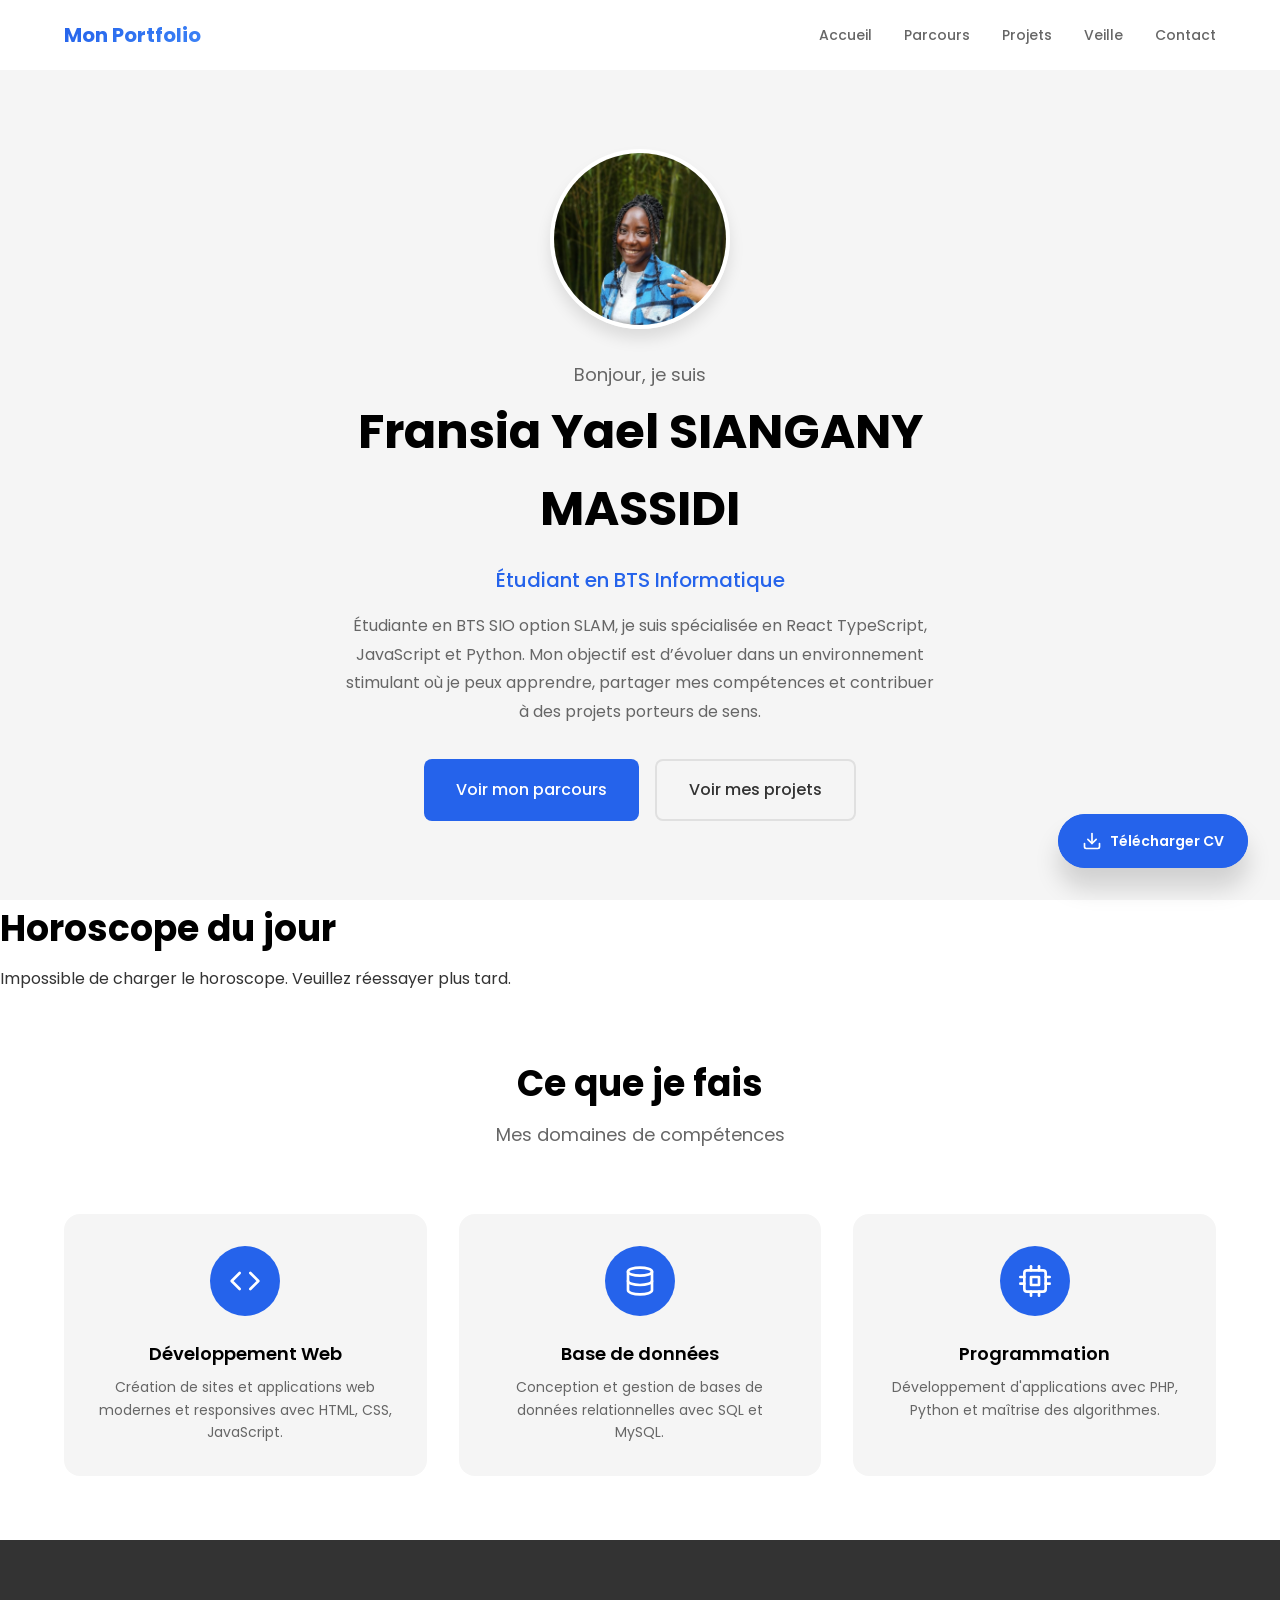
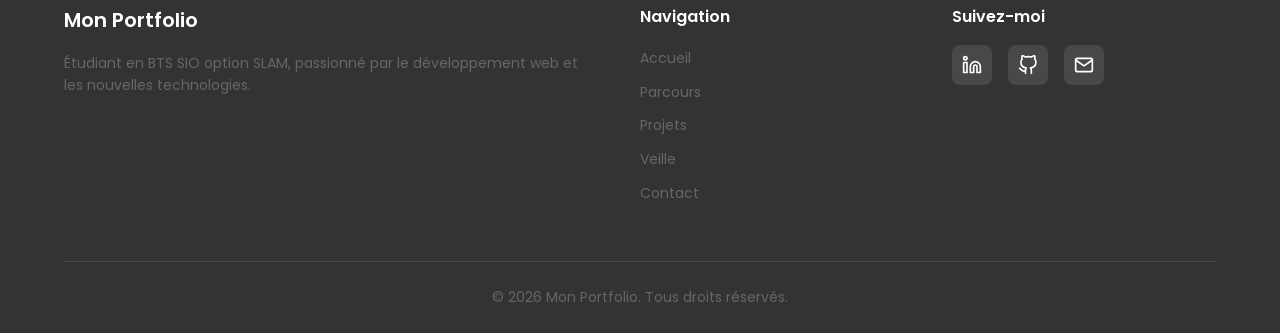
<file: index.html>
<!DOCTYPE html>
<html lang="fr">

<head>
    <!-- ===== META TAGS ===== -->
    <!-- Définit l'encodage des caractères en UTF-8 -->
    <meta charset="UTF-8">
    <!-- Assure la compatibilité responsive sur tous les appareils -->
    <meta name="viewport" content="width=device-width, initial-scale=1.0">
    <!-- Description pour le SEO -->
    <meta name="description" content="Portfolio - Étudiant en BTS Informatique">
    <!-- Auteur du site -->
    <meta name="author" content="Votre Nom">

    <!-- ===== TITRE DE LA PAGE ===== -->
    <title>Portfolio | Étudiant BTS Informatique</title>

    <!-- ===== GOOGLE FONTS - Police Poppins ===== -->
    <!-- Préconnexion pour améliorer les performances -->
    <link rel="preconnect" href="https://fonts.googleapis.com">
    <link rel="preconnect" href="https://fonts.gstatic.com" crossorigin>
    <!-- Import de la police Poppins avec différentes graisses -->
    <link href="https://fonts.googleapis.com/css2?family=Poppins:wght@300;400;500;600;700&display=swap"
        rel="stylesheet">

    <!-- ===== FEUILLE DE STYLE PRINCIPALE ===== -->
    <!-- Chemin relatif vers le dossier css -->
    <link rel="stylesheet" href="css/style.css">
</head>

<body>
    <!-- ========================================
         NAVIGATION - Barre de navigation fixe
         Reste visible en haut de la page lors du scroll
    ========================================= -->
    <nav class="navbar" id="navbar">
        <div class="nav-container">
            <!-- Logo / Nom du portfolio -->
            <a href="index.html" class="nav-logo">
                <span class="logo-text">Mon Portfolio</span>
            </a>

            <!-- Menu de navigation principal -->
            <ul class="nav-menu" id="nav-menu">
                <li class="nav-item">
                    <a href="index.html" class="nav-link active">Accueil</a>
                </li>
                <li class="nav-item">
                    <a href="pages/parcours.html" class="nav-link">Parcours</a>
                </li>
                <li class="nav-item">
                    <a href="pages/projets.html" class="nav-link">Projets</a>
                </li>
                <li class="nav-item">
                    <a href="pages/veille.html" class="nav-link">Veille</a>
                </li>
                <li class="nav-item">
                    <a href="pages/contact.html" class="nav-link">Contact</a>
                </li>

            </ul>

            <!-- Bouton hamburger pour le menu mobile -->
            <button class="nav-toggle" id="nav-toggle" aria-label="Menu">
                <span class="hamburger"></span>
            </button>
        </div>
    </nav>

    <!-- ========================================
         SECTION HERO - Page d'accueil principale
         Première impression du visiteur
    ========================================= -->
    <section id="accueil" class="hero">
        <div class="hero-container">
            <!-- Photo de profil avec placeholder -->
            <div class="hero-image">
                <div class="profile-picture">
                    <!-- Image de profil - Remplacer src par votre photo -->
                    <img src="photo/WhatsApp Image 2026-05-04 at 11.35.02.jpeg" alt="Photo de profil" class="profile-img"
                        onerror="this.style.display='none'; this.nextElementSibling.style.display='flex';">
                    <!-- Placeholder affiché si l'image n'existe pas -->
                    <div class="profile-placeholder">
                        <span>Photo</span>
                    </div>
                </div>
            </div>

            <!-- Contenu textuel du hero -->
            <div class="hero-content">
                <h1 class="hero-title">
                    <span class="greeting">Bonjour, je suis</span>
                    <span class="name">Fransia Yael SIANGANY MASSIDI</span>
                </h1>
                <h2 class="hero-subtitle">Étudiant en BTS Informatique</h2>
                <p class="hero-description">
                    Étudiante en BTS SIO option SLAM, je suis spécialisée en React TypeScript, JavaScript
                    et
                    Python. Mon
                    objectif est d’évoluer dans un
                    environnement stimulant où je peux apprendre, partager mes compétences et contribuer à des projets porteurs de sens.
                </p>

                <!-- Boutons d'action principaux -->
                <div class="hero-buttons">
                    <a href="pages/parcours.html" class="btn btn-primary">Voir mon parcours</a>
                    <a href="pages/projets.html" class="btn btn-secondary">Voir mes projets</a>
                </div>
            </div>
        </div>

    </section>

<!-- ========================================
     SECTION HOROSCOPE - Widget quotidien
     Affiche le widget horoscope depuis Vercel
 ========================================= -->
<section id="horoscope" class="horoscope-section">
    <h2 class="section-title">Horoscope du jour</h2>
    <div id="horoscope-content" class="horoscope-content">
        <!-- Horoscope data will be loaded here -->
    </div>
</section>

    <!-- ========================================
         SECTION PRÉSENTATION RAPIDE
         Résumé des compétences sur la page d'accueil
    ========================================= -->
    <section id="presentation" class="section presentation">
        <div class="container">
            <!-- En-tête de section -->
            <div class="section-header">
                <h2 class="section-title">Ce que je fais</h2>
                <p class="section-subtitle">Mes domaines de compétences</p>
            </div>

            <!-- Grille des compétences principales -->
            <div class="skills-preview">
                <!-- Carte Développement Web -->
                <div class="skill-card" data-animate>
                    <div class="skill-icon">
                        <svg xmlns="http://www.w3.org/2000/svg" width="32" height="32" viewBox="0 0 24 24" fill="none"
                            stroke="currentColor" stroke-width="2" stroke-linecap="round" stroke-linejoin="round">
                            <polyline points="16 18 22 12 16 6" />
                            <polyline points="8 6 2 12 8 18" />
                        </svg>
                    </div>
                    <h3>Développement Web</h3>
                    <p>Création de sites et applications web modernes et responsives avec HTML, CSS, JavaScript.</p>
                </div>

                <!-- Carte Base de données -->
                <div class="skill-card" data-animate>
                    <div class="skill-icon">
                        <svg xmlns="http://www.w3.org/2000/svg" width="32" height="32" viewBox="0 0 24 24" fill="none"
                            stroke="currentColor" stroke-width="2" stroke-linecap="round" stroke-linejoin="round">
                            <ellipse cx="12" cy="5" rx="9" ry="3" />
                            <path d="M21 12c0 1.66-4 3-9 3s-9-1.34-9-3" />
                            <path d="M3 5v14c0 1.66 4 3 9 3s9-1.34 9-3V5" />
                        </svg>
                    </div>
                    <h3>Base de données</h3>
                    <p>Conception et gestion de bases de données relationnelles avec SQL et MySQL.</p>
                </div>

                <!-- Carte Programmation -->
                <div class="skill-card" data-animate>
                    <div class="skill-icon">
                        <svg xmlns="http://www.w3.org/2000/svg" width="32" height="32" viewBox="0 0 24 24" fill="none"
                            stroke="currentColor" stroke-width="2" stroke-linecap="round" stroke-linejoin="round">
                            <rect x="4" y="4" width="16" height="16" rx="2" ry="2" />
                            <rect x="9" y="9" width="6" height="6" />
                            <line x1="9" y1="1" x2="9" y2="4" />
                            <line x1="15" y1="1" x2="15" y2="4" />
                            <line x1="9" y1="20" x2="9" y2="23" />
                            <line x1="15" y1="20" x2="15" y2="23" />
                            <line x1="20" y1="9" x2="23" y2="9" />
                            <line x1="20" y1="14" x2="23" y2="14" />
                            <line x1="1" y1="9" x2="4" y2="9" />
                            <line x1="1" y1="14" x2="4" y2="14" />
                        </svg>
                    </div>
                    <h3>Programmation</h3>
                    <p>Développement d'applications avec PHP, Python et maîtrise des algorithmes.</p>
                </div>
            </div>
        </div>
    </section>

    <!-- ========================================
         FOOTER - Pied de page
         Informations de contact et liens sociaux
    ========================================= -->
    <footer class="footer">
        <div class="container">
            <div class="footer-content">
                <!-- Section informations -->
                <div class="footer-info">
                    <h3 class="footer-title">Mon Portfolio</h3>
                    <p class="footer-description">
                        Étudiant en BTS SIO option SLAM, passionné par le développement web
                        et les nouvelles technologies.
                    </p>
                </div>

                <!-- Navigation du footer -->
                <div class="footer-nav">
                    <h4 class="footer-nav-title">Navigation</h4>
                    <ul class="footer-links">
                        <li><a href="index.html">Accueil</a></li>
                        <li><a href="pages/parcours.html">Parcours</a></li>
                        <li><a href="pages/projets.html">Projets</a></li>
                        <li><a href="pages/veille.html">Veille</a></li>
                        <li><a href="pages/contact.html">Contact</a></li>
                    </ul>
                </div>

                <!-- Liens sociaux -->
                <div class="footer-social">
                    <h4 class="footer-nav-title">Suivez-moi</h4>
                    <div class="social-links">
                        <!-- LinkedIn -->
                        <a href="https://www.linkedin.com/in/fransia-siangany-38ba16347/" class="social-link"
                            target="_blank" rel="noopener" aria-label="LinkedIn">
                            <svg xmlns="http://www.w3.org/2000/svg" width="20" height="20" viewBox="0 0 24 24"
                                fill="none" stroke="currentColor" stroke-width="2" stroke-linecap="round"
                                stroke-linejoin="round">
                                <path
                                    d="M16 8a6 6 0 0 1 6 6v7h-4v-7a2 2 0 0 0-2-2 2 2 0 0 0-2 2v7h-4v-7a6 6 0 0 1 6-6z" />
                                <rect x="2" y="9" width="4" height="12" />
                                <circle cx="4" cy="4" r="2" />
                            </svg>
                        </a>
                        <!-- GitHub -->
                        <a href="https://github.com/fransiay" class="social-link" target="_blank" rel="noopener"
                            aria-label="GitHub">
                            <svg xmlns="http://www.w3.org/2000/svg" width="20" height="20" viewBox="0 0 24 24"
                                fill="none" stroke="currentColor" stroke-width="2" stroke-linecap="round"
                                stroke-linejoin="round">
                                <path
                                    d="M9 19c-5 1.5-5-2.5-7-3m14 6v-3.87a3.37 3.37 0 0 0-.94-2.61c3.14-.35 6.44-1.54 6.44-7A5.44 5.44 0 0 0 20 4.77 5.07 5.07 0 0 0 19.91 1S18.73.65 16 2.48a13.38 13.38 0 0 0-7 0C6.27.65 5.09 1 5.09 1A5.07 5.07 0 0 0 5 4.77a5.44 5.44 0 0 0-1.5 3.78c0 5.42 3.3 6.61 6.44 7A3.37 3.37 0 0 0 9 18.13V22" />
                            </svg>
                        </a>
                        <!-- Email -->
                        <a href="mailto:siangsfransia@gmail.com" class="social-link" aria-label="Email">
                            <svg xmlns="http://www.w3.org/2000/svg" width="20" height="20" viewBox="0 0 24 24"
                                fill="none" stroke="currentColor" stroke-width="2" stroke-linecap="round"
                                stroke-linejoin="round">
                                <path d="M4 4h16c1.1 0 2 .9 2 2v12c0 1.1-.9 2-2 2H4c-1.1 0-2-.9-2-2V6c0-1.1.9-2 2-2z" />
                                <polyline points="22,6 12,13 2,6" />
                            </svg>
                        </a>
                    </div>
                </div>
            </div>

            <!-- Copyright -->
            <div class="footer-bottom">
                <p>&copy; 2026 Mon Portfolio. Tous droits réservés.</p>
            </div>
        </div>
    </footer>

    <!-- ========================================
         BOUTON FLOTTANT CV
         Permet de télécharger le CV en un clic
    ========================================= -->
    <a href="documents/cv.pdf" class="cv-floating-btn" download="CV_Fransia_Siangany.pdf" aria-label="Télécharger mon CV">
        <!-- Icône de téléchargement -->
        <svg xmlns="http://www.w3.org/2000/svg" width="20" height="20" viewBox="0 0 24 24" fill="none"
            stroke="currentColor" stroke-width="2" stroke-linecap="round" stroke-linejoin="round">
            <path d="M21 15v4a2 2 0 0 1-2 2H5a2 2 0 0 1-2-2v-4" />
            <polyline points="7 10 12 15 17 10" />
            <line x1="12" y1="15" x2="12" y2="3" />
        </svg>
        <span>Télécharger CV</span>
    </a>

    <!-- ===== SCRIPT JAVASCRIPT ===== -->
    <!-- Chemin relatif vers le dossier js -->
    <script src="js/script.js"></script>
</body>

</html>
</file>
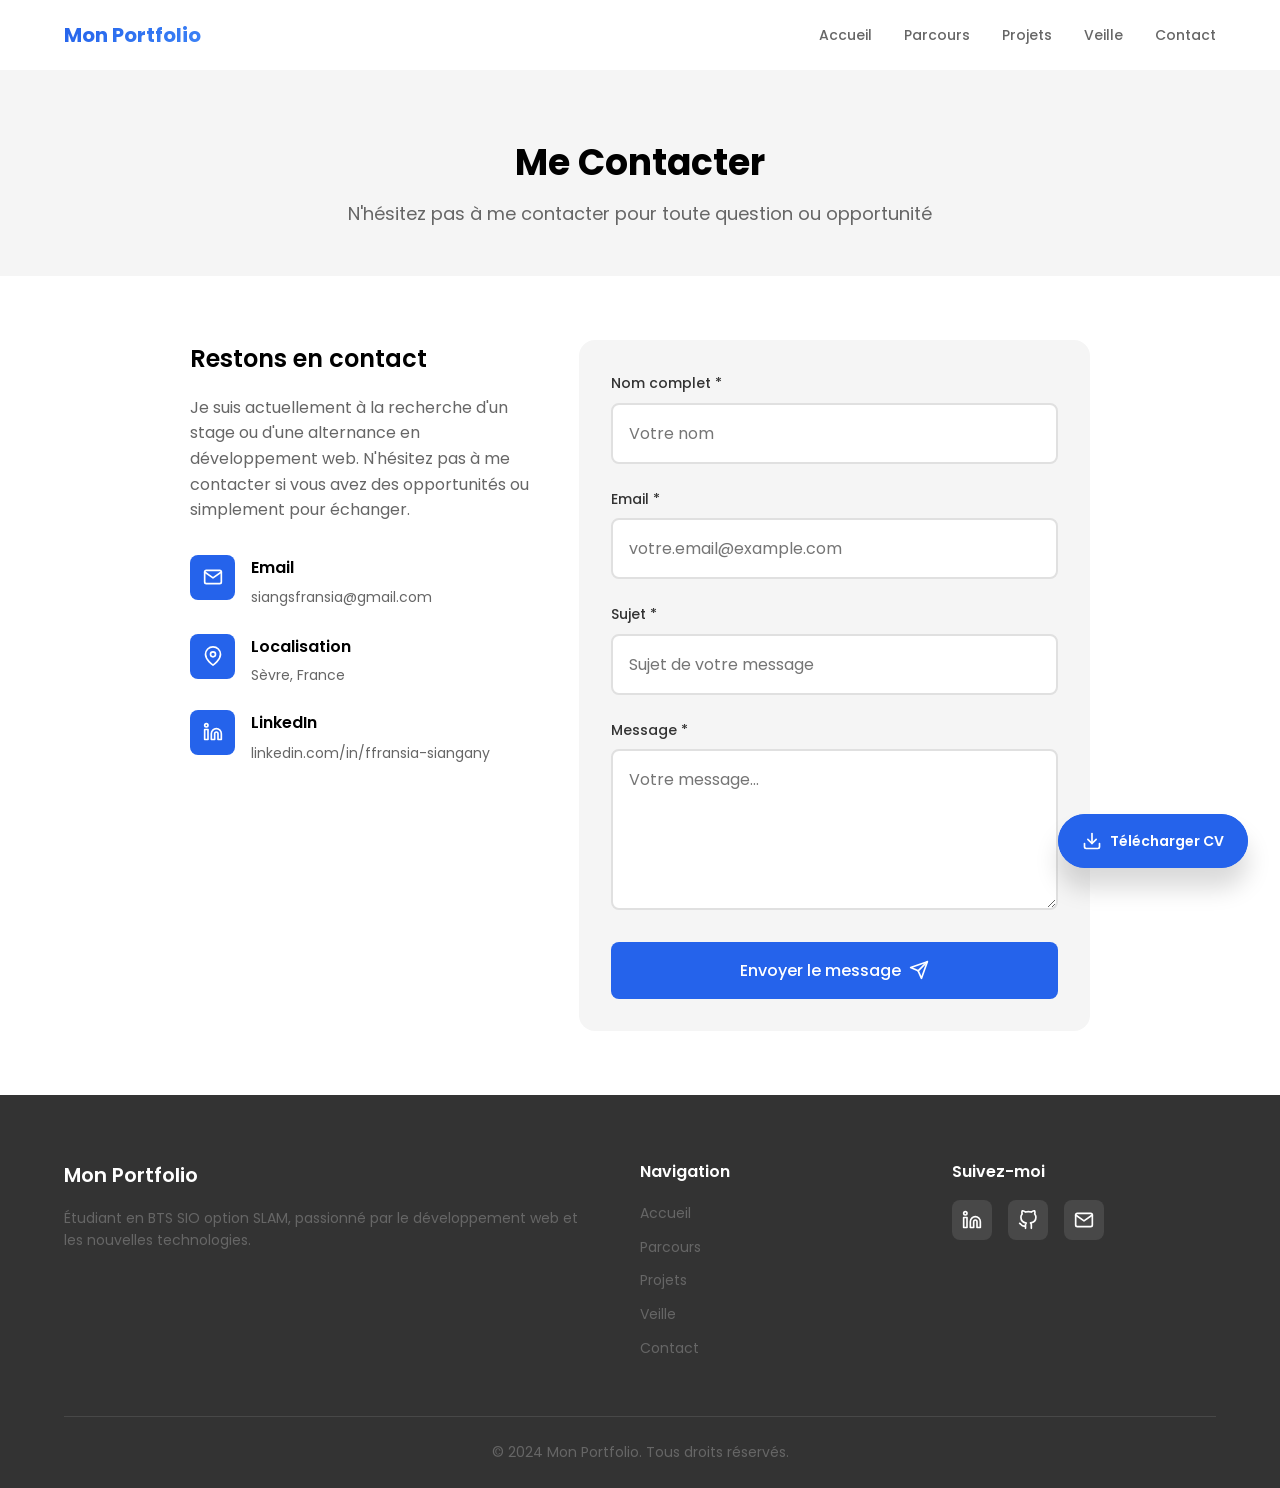
<file: pages/contact.html>
<!DOCTYPE html>
<html lang="fr">

<head>
    <!-- ===== META TAGS ===== -->
    <meta charset="UTF-8">
    <meta name="viewport" content="width=device-width, initial-scale=1.0">
    <meta name="description" content="Contactez-moi - Portfolio BTS Informatique">
    <meta name="author" content="Votre Nom">

    <!-- ===== TITRE DE LA PAGE ===== -->
    <title>Contact | Portfolio BTS Informatique</title>

    <!-- ===== GOOGLE FONTS ===== -->
    <link rel="preconnect" href="https://fonts.googleapis.com">
    <link rel="preconnect" href="https://fonts.gstatic.com" crossorigin>
    <link href="https://fonts.googleapis.com/css2?family=Poppins:wght@300;400;500;600;700&display=swap"
        rel="stylesheet">

    <!-- ===== FEUILLE DE STYLE ===== -->
    <link rel="stylesheet" href="../css/style.css">
</head>

<body>
    <!-- ========================================
         NAVIGATION
    ========================================= -->
    <nav class="navbar" id="navbar">
        <div class="nav-container">
            <a href="../index.html" class="nav-logo">
                <span class="logo-text">Mon Portfolio</span>
            </a>

            <ul class="nav-menu" id="nav-menu">
                <li class="nav-item">
                    <a href="../index.html" class="nav-link">Accueil</a>
                </li>
                <li class="nav-item">
                    <a href="parcours.html" class="nav-link">Parcours</a>
                </li>
                <li class="nav-item">
                    <a href="projets.html" class="nav-link">Projets</a>
                </li>
                <li class="nav-item">
                    <a href="veille.html" class="nav-link">Veille</a>
                </li>
                <li class="nav-item">
                    <a href="contact.html" class="nav-link active">Contact</a>
                </li>
            </ul>

            <button class="nav-toggle" id="nav-toggle" aria-label="Menu">
                <span class="hamburger"></span>
            </button>
        </div>
    </nav>

    <!-- ========================================
         EN-TÊTE DE PAGE
    ========================================= -->
    <header class="page-header">
        <div class="container">
            <h1 class="page-title">Me Contacter</h1>
            <p class="page-subtitle">N'hésitez pas à me contacter pour toute question ou opportunité</p>
        </div>
    </header>

    <!-- ========================================
         SECTION CONTACT
    ========================================= -->
    <section id="contact" class="section contact">
        <div class="container">
            <div class="contact-container">
                <!-- Informations de contact -->
                <div class="contact-info" data-animate>
                    <h3>Restons en contact</h3>
                    <p>
                        Je suis actuellement à la recherche d'un stage ou d'une alternance
                        en développement web. N'hésitez pas à me contacter si vous avez
                        des opportunités ou simplement pour échanger.
                    </p>

                    <!-- Email -->
                    <div class="contact-item">
                        <div class="contact-icon">
                            <svg xmlns="http://www.w3.org/2000/svg" width="20" height="20" viewBox="0 0 24 24"
                                fill="none" stroke="currentColor" stroke-width="2" stroke-linecap="round"
                                stroke-linejoin="round">
                                <path d="M4 4h16c1.1 0 2 .9 2 2v12c0 1.1-.9 2-2 2H4c-1.1 0-2-.9-2-2V6c0-1.1.9-2 2-2z" />
                                <polyline points="22,6 12,13 2,6" />
                            </svg>
                        </div>
                        <div class="contact-text">
                            <h4>Email</h4>
                            <a href="mailto:siangsfransia@gmail.com">siangsfransia@gmail.com</a>
                        </div>
                    </div>

                    <!-- Localisation -->
                    <div class="contact-item">
                        <div class="contact-icon">
                            <svg xmlns="http://www.w3.org/2000/svg" width="20" height="20" viewBox="0 0 24 24"
                                fill="none" stroke="currentColor" stroke-width="2" stroke-linecap="round"
                                stroke-linejoin="round">
                                <path d="M21 10c0 7-9 13-9 13s-9-6-9-13a9 9 0 0 1 18 0z" />
                                <circle cx="12" cy="10" r="3" />
                            </svg>
                        </div>
                        <div class="contact-text">
                            <h4>Localisation</h4>
                            <p>Sèvre, France</p>
                        </div>
                    </div>

                    <!-- LinkedIn -->
                    <div class="contact-item">
                        <div class="contact-icon">
                            <svg xmlns="http://www.w3.org/2000/svg" width="20" height="20" viewBox="0 0 24 24"
                                fill="none" stroke="currentColor" stroke-width="2" stroke-linecap="round"
                                stroke-linejoin="round">
                                <path
                                    d="M16 8a6 6 0 0 1 6 6v7h-4v-7a2 2 0 0 0-2-2 2 2 0 0 0-2 2v7h-4v-7a6 6 0 0 1 6-6z" />
                                <rect x="2" y="9" width="4" height="12" />
                                <circle cx="4" cy="4" r="2" />
                            </svg>
                        </div>
                        <div class="contact-text">
                            <h4>LinkedIn</h4>
                            <a href="https://www.linkedin.com/in/fransia-siangany-38ba16347/" target="_blank"
                                rel="noopener">linkedin.com/in/ffransia-siangany</a>
                        </div>
                    </div>
                </div>

                <!-- Formulaire de contact -->
                <div class="contact-form-wrapper" data-animate>
                    <!-- Message de succès -->
                    <div class="form-success" id="form-success">
                        Votre message a été envoyé avec succès ! Je vous répondrai dans les plus brefs délais.
                    </div>

                    <form id="contact-form" class="contact-form" action="https://formspree.io/f/xvgzlowq" method="POST">
                        <!-- Champ Nom -->
                        <div class="form-group">
                            <label for="name" class="form-label">Nom complet *</label>
                            <input type="text" id="name" name="name" class="form-input" placeholder="Votre nom"
                                required>
                            <span class="form-error" id="name-error"></span>
                        </div>

                        <!-- Champ Email -->
                        <div class="form-group">
                            <label for="email" class="form-label">Email *</label>
                            <input type="email" id="email" name="email" class="form-input"
                                placeholder="votre.email@example.com" required>
                            <span class="form-error" id="email-error"></span>
                        </div>

                        <!-- Champ Sujet -->
                        <div class="form-group">
                            <label for="subject" class="form-label">Sujet *</label>
                            <input type="text" id="subject" name="subject" class="form-input"
                                placeholder="Sujet de votre message" required>
                            <span class="form-error" id="subject-error"></span>
                        </div>

                        <!-- Champ Message -->
                        <div class="form-group">
                            <label for="message" class="form-label">Message *</label>
                            <textarea id="message" name="message" class="form-input" rows="5"
                                placeholder="Votre message..." required></textarea>
                            <span class="form-error" id="message-error"></span>
                        </div>

                        <!-- Bouton de soumission -->
                        <button type="submit" class="btn btn-primary btn-submit">
                            <span>Envoyer le message</span>
                            <svg xmlns="http://www.w3.org/2000/svg" width="20" height="20" viewBox="0 0 24 24"
                                fill="none" stroke="currentColor" stroke-width="2" stroke-linecap="round"
                                stroke-linejoin="round">
                                <line x1="22" y1="2" x2="11" y2="13" />
                                <polygon points="22 2 15 22 11 13 2 9 22 2" />
                            </svg>
                        </button>
                    </form>
                </div>
            </div>
        </div>
    </section>

    <!-- ========================================
         FOOTER
    ========================================= -->
    <footer class="footer">
        <div class="container">
            <div class="footer-content">
                <div class="footer-info">
                    <h3 class="footer-title">Mon Portfolio</h3>
                    <p class="footer-description">
                        Étudiant en BTS SIO option SLAM, passionné par le développement web
                        et les nouvelles technologies.
                    </p>
                </div>

                <div class="footer-nav">
                    <h4 class="footer-nav-title">Navigation</h4>
                    <ul class="footer-links">
                        <li><a href="../index.html">Accueil</a></li>
                        <li><a href="parcours.html">Parcours</a></li>
                        <li><a href="projets.html">Projets</a></li>
                        <li><a href="veille.html">Veille</a></li>
                        <li><a href="contact.html">Contact</a></li>
                    </ul>
                </div>

                <div class="footer-social">
                    <h4 class="footer-nav-title">Suivez-moi</h4>
                    <div class="social-links">
                        <a href="https://www.linkedin.com/in/fransia-siangany-38ba16347/" class="social-link"
                            target="_blank" rel="noopener" aria-label="LinkedIn">
                            <svg xmlns="http://www.w3.org/2000/svg" width="20" height="20" viewBox="0 0 24 24"
                                fill="none" stroke="currentColor" stroke-width="2" stroke-linecap="round"
                                stroke-linejoin="round">
                                <path
                                    d="M16 8a6 6 0 0 1 6 6v7h-4v-7a2 2 0 0 0-2-2 2 2 0 0 0-2 2v7h-4v-7a6 6 0 0 1 6-6z" />
                                <rect x="2" y="9" width="4" height="12" />
                                <circle cx="4" cy="4" r="2" />
                            </svg>
                        </a>
                        <a href="https://github.com/fransiays" class="social-link" target="_blank" rel="noopener"
                            aria-label="GitHub">
                            <svg xmlns="http://www.w3.org/2000/svg" width="20" height="20" viewBox="0 0 24 24"
                                fill="none" stroke="currentColor" stroke-width="2" stroke-linecap="round"
                                stroke-linejoin="round">
                                <path
                                    d="M9 19c-5 1.5-5-2.5-7-3m14 6v-3.87a3.37 3.37 0 0 0-.94-2.61c3.14-.35 6.44-1.54 6.44-7A5.44 5.44 0 0 0 20 4.77 5.07 5.07 0 0 0 19.91 1S18.73.65 16 2.48a13.38 13.38 0 0 0-7 0C6.27.65 5.09 1 5.09 1A5.07 5.07 0 0 0 5 4.77a5.44 5.44 0 0 0-1.5 3.78c0 5.42 3.3 6.61 6.44 7A3.37 3.37 0 0 0 9 18.13V22" />
                            </svg>
                        </a>
                        <a href="mailto:siangsfransia@gmail.com" class="social-link" aria-label="Email">
                            <svg xmlns="http://www.w3.org/2000/svg" width="20" height="20" viewBox="0 0 24 24"
                                fill="none" stroke="currentColor" stroke-width="2" stroke-linecap="round"
                                stroke-linejoin="round">
                                <path d="M4 4h16c1.1 0 2 .9 2 2v12c0 1.1-.9 2-2 2H4c-1.1 0-2-.9-2-2V6c0-1.1.9-2 2-2z" />
                                <polyline points="22,6 12,13 2,6" />
                            </svg>
                        </a>
                    </div>
                </div>
            </div>

            <div class="footer-bottom">
                <p>&copy; 2024 Mon Portfolio. Tous droits réservés.</p>
            </div>
        </div>
    </footer>

    <!-- ========================================
         BOUTON FLOTTANT CV
    ========================================= -->
    <a href="../documents/cv.pdf" class="cv-floating-btn" download="CV_Fransia_Siangany.pdf" aria-label="Télécharger mon CV">
        <svg xmlns="http://www.w3.org/2000/svg" width="20" height="20" viewBox="0 0 24 24" fill="none"
            stroke="currentColor" stroke-width="2" stroke-linecap="round" stroke-linejoin="round">
            <path d="M21 15v4a2 2 0 0 1-2 2H5a2 2 0 0 1-2-2v-4" />
            <polyline points="7 10 12 15 17 10" />
            <line x1="12" y1="15" x2="12" y2="3" />
        </svg>
        <span>Télécharger CV</span>
    </a>

    <!-- ===== SCRIPT JAVASCRIPT ===== -->
    <script src="../js/script.js"></script>
</body>

</html>
</file>
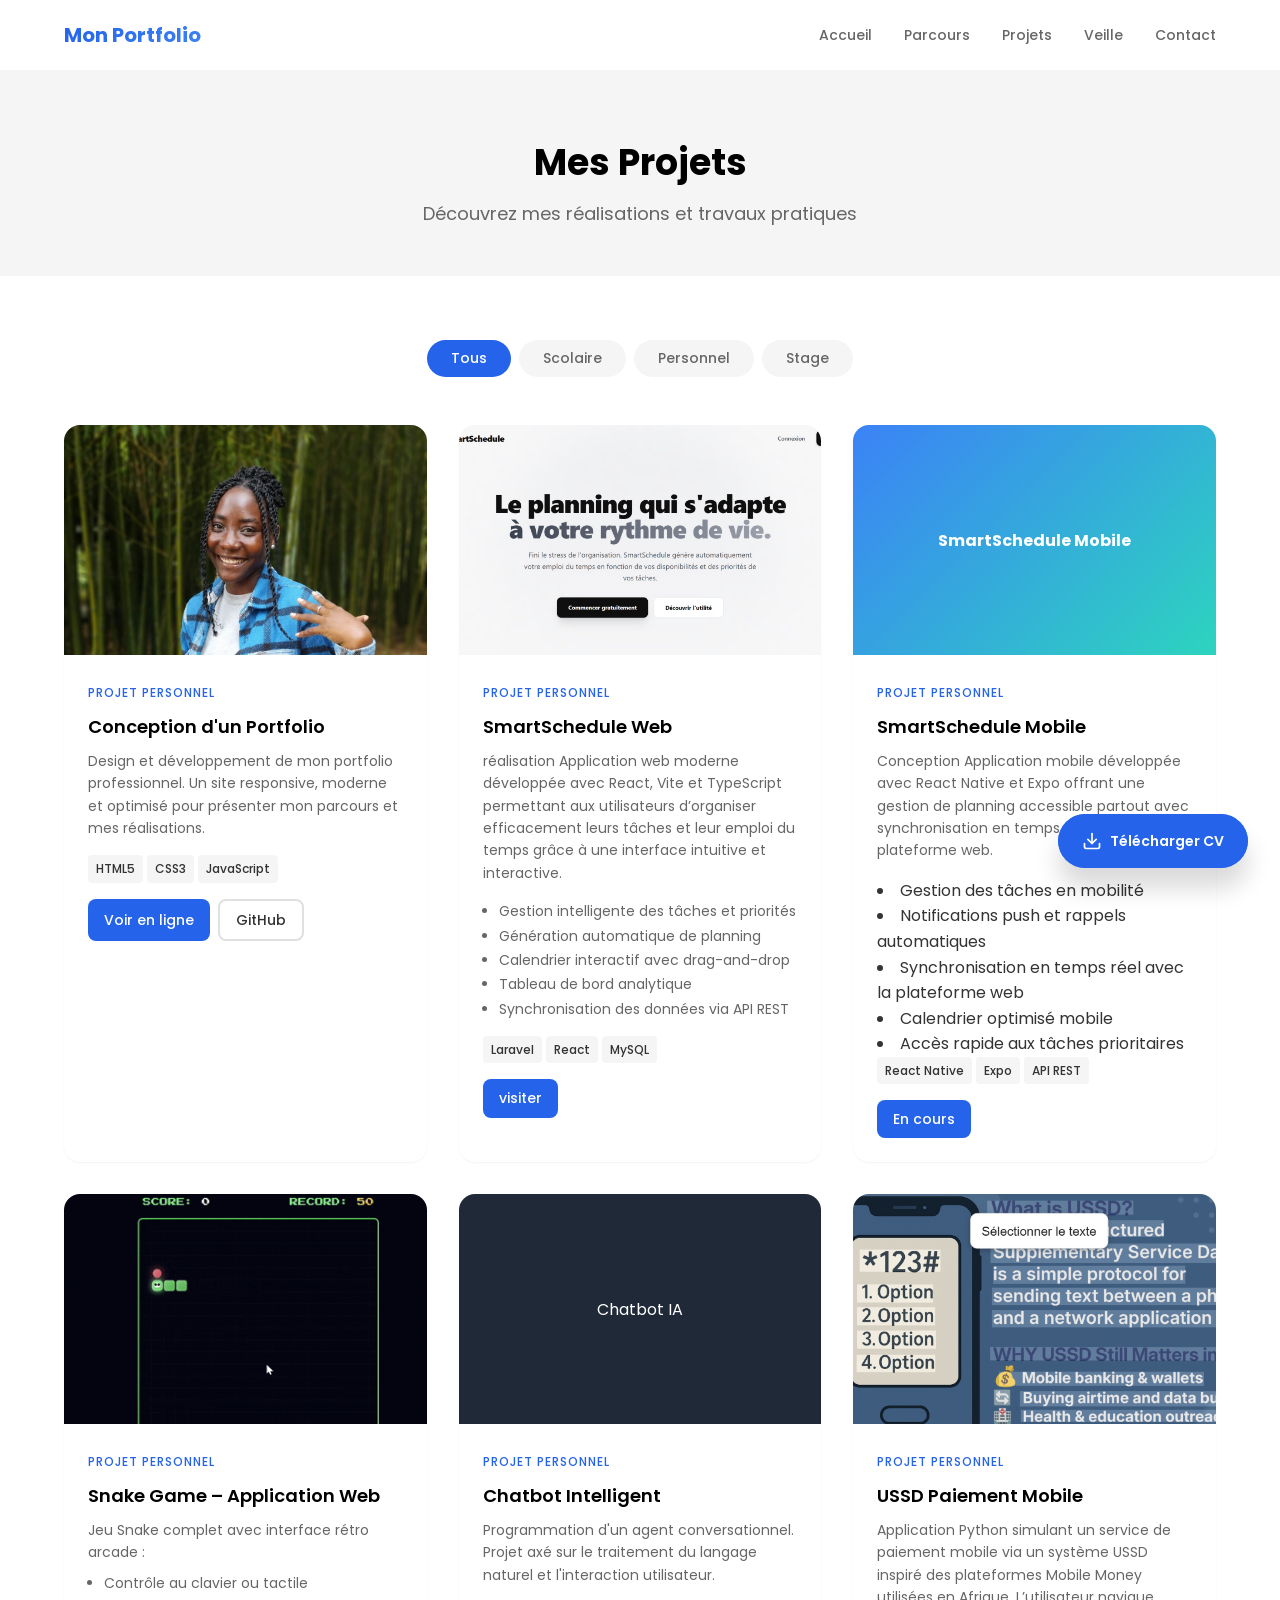
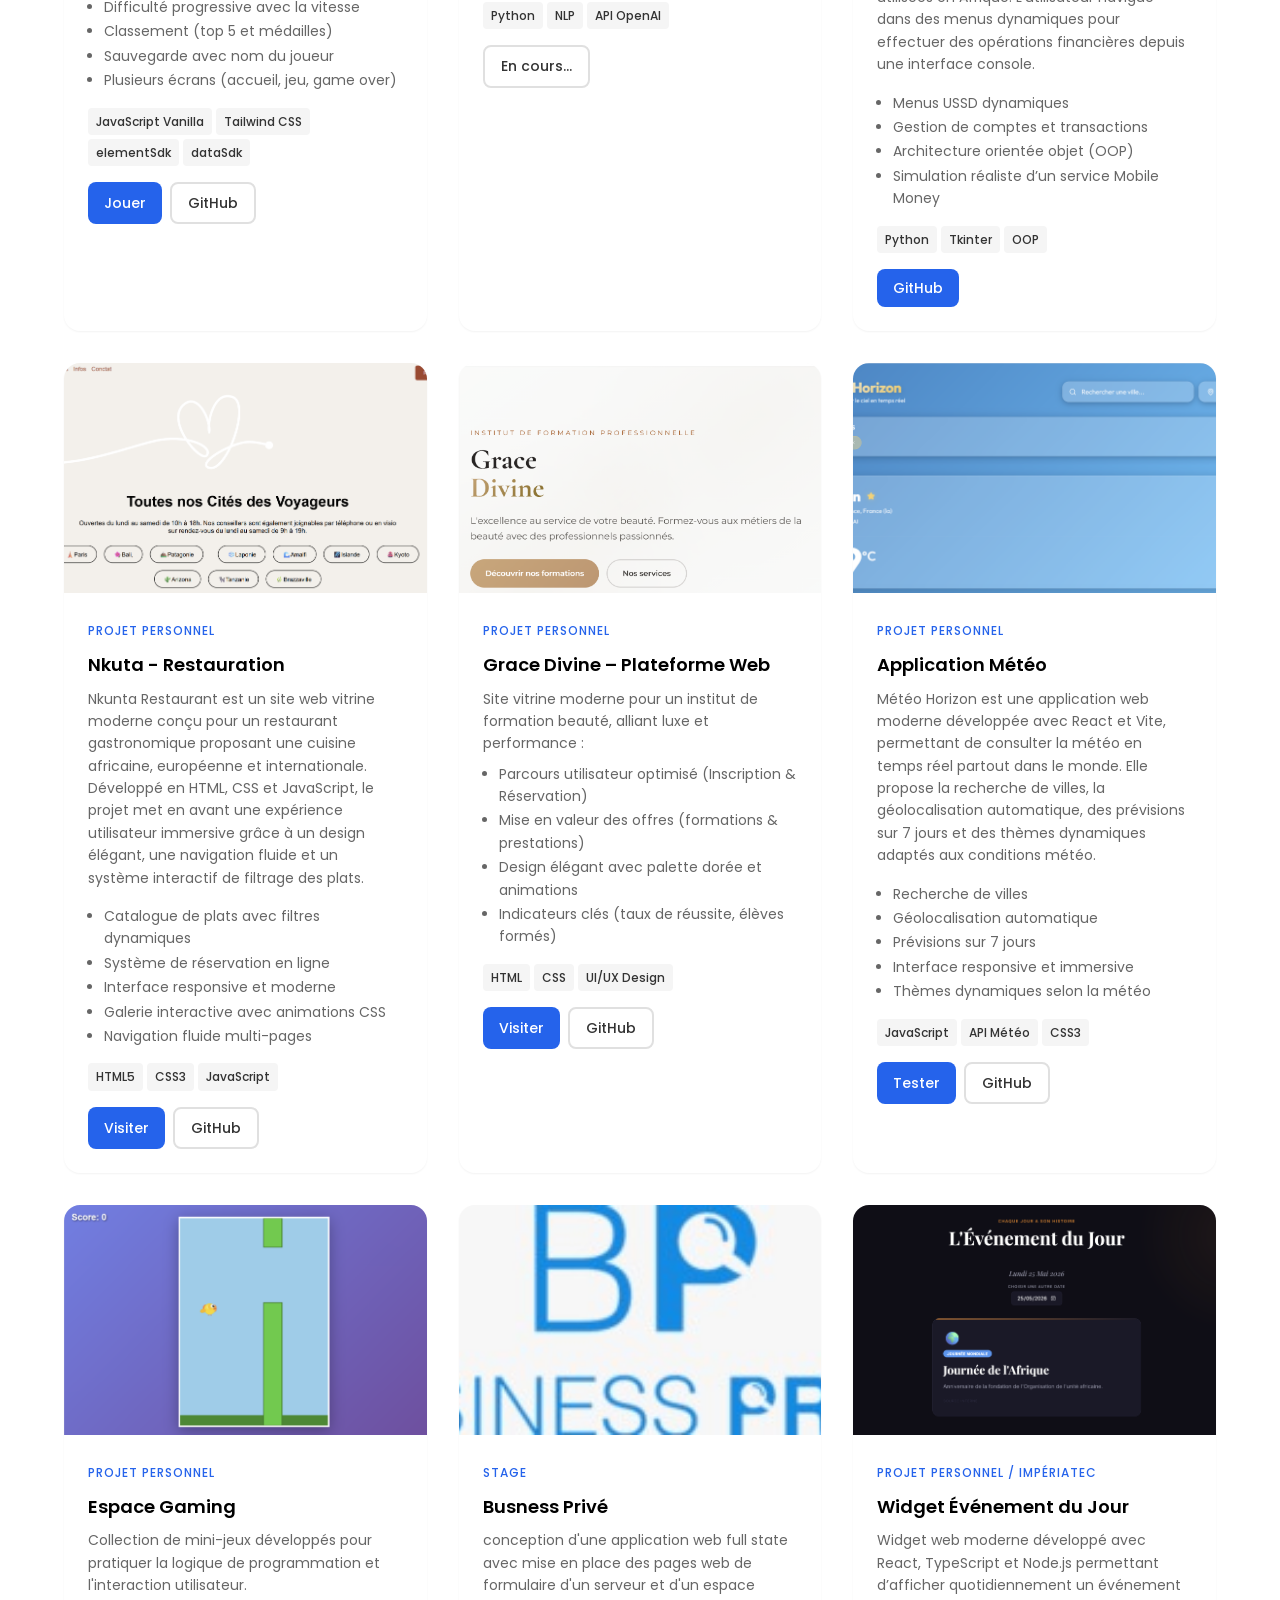
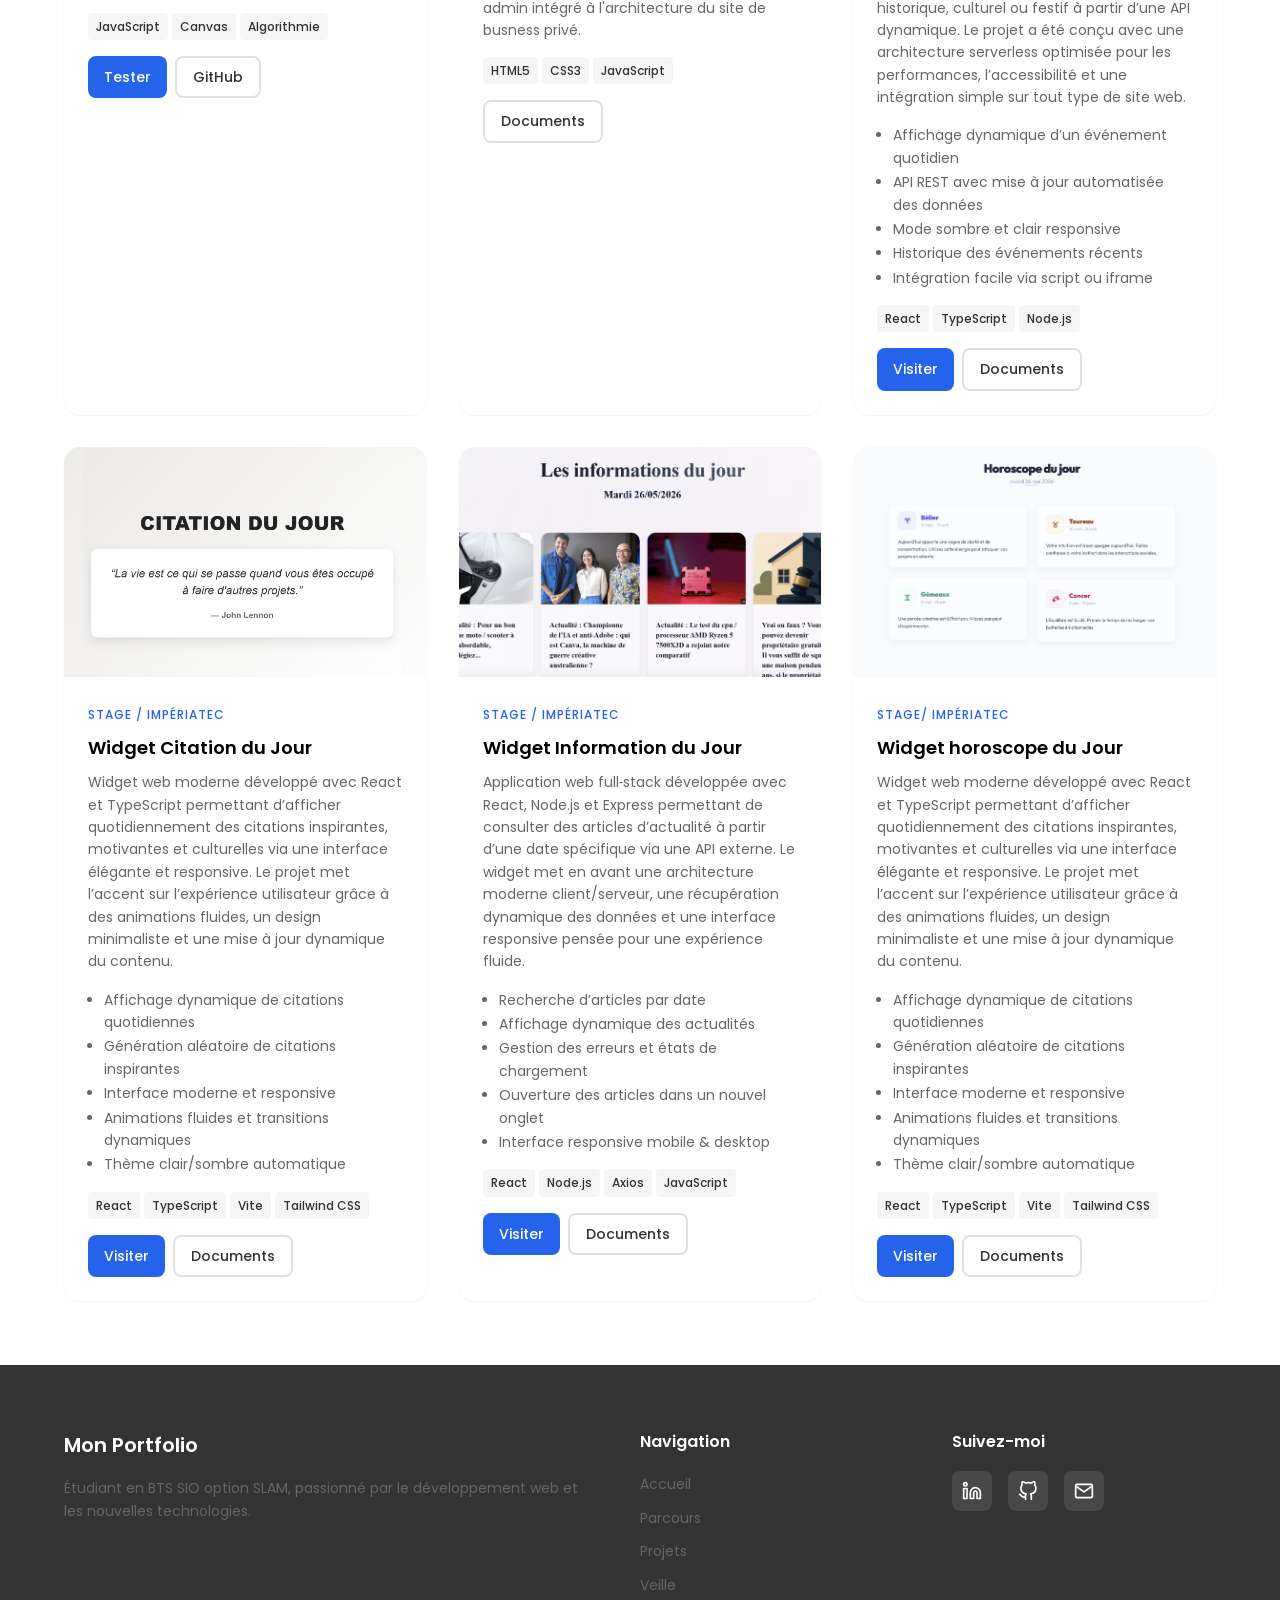
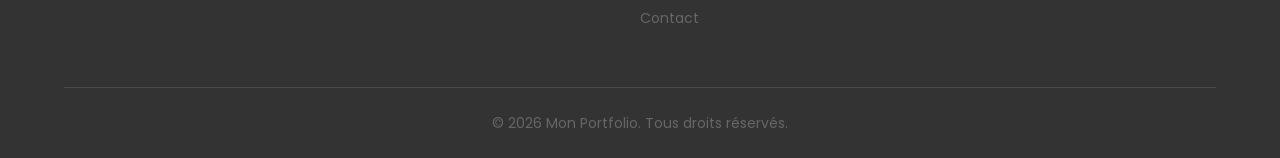
<file: pages/projets.html>
<!DOCTYPE html>
<html lang="fr">

<head>
    <!-- ===== META TAGS ===== -->
    <meta charset="UTF-8">
    <meta name="viewport" content="width=device-width, initial-scale=1.0">
    <meta name="description" content="Mes projets informatiques - Portfolio BTS Informatique">
    <meta name="author" content="Votre Nom">

    <!-- ===== TITRE DE LA PAGE ===== -->
    <title>Mes Projets | Portfolio BTS Informatique</title>

    <!-- ===== GOOGLE FONTS ===== -->
    <link rel="preconnect" href="https://fonts.googleapis.com">
    <link rel="preconnect" href="https://fonts.gstatic.com" crossorigin>
    <link href="https://fonts.googleapis.com/css2?family=Poppins:wght@300;400;500;600;700&display=swap"
        rel="stylesheet">

    <!-- ===== FEUILLE DE STYLE ===== -->
    <link rel="stylesheet" href="../css/style.css">
</head>

<body>
    <!-- ========================================
         NAVIGATION
    ========================================= -->
    <nav class="navbar" id="navbar">
        <div class="nav-container">
            <a href="../index.html" class="nav-logo">
                <span class="logo-text">Mon Portfolio</span>
            </a>

            <ul class="nav-menu" id="nav-menu">
                <li class="nav-item">
                    <a href="../index.html" class="nav-link">Accueil</a>
                </li>
                <li class="nav-item">
                    <a href="parcours.html" class="nav-link">Parcours</a>
                </li>
                <li class="nav-item">
                    <a href="projets.html" class="nav-link active">Projets</a>
                </li>
                <li class="nav-item">
                    <a href="veille.html" class="nav-link">Veille</a>
                </li>
                <li class="nav-item">
                    <a href="contact.html" class="nav-link">Contact</a>
                </li>
            </ul>

            <button class="nav-toggle" id="nav-toggle" aria-label="Menu">
                <span class="hamburger"></span>
            </button>
        </div>
    </nav>

    <!-- ========================================
         EN-TÊTE DE PAGE
    ========================================= -->
    <header class="page-header">
        <div class="container">
            <h1 class="page-title">Mes Projets</h1>
            <p class="page-subtitle">Découvrez mes réalisations et travaux pratiques</p>
        </div>
    </header>

    <!-- ========================================
         SECTION PROJETS
    ========================================= -->
    <section id="projets" class="section projets">
        <div class="container">
            <!-- Filtres des projets -->
            <div class="projects-filter">
                <button class="filter-btn active" data-filter="all">Tous</button>
                <button class="filter-btn" data-filter="scolaire">Scolaire</button>
                <button class="filter-btn" data-filter="personnel">Personnel</button>
                <button class="filter-btn" data-filter="stage">Stage</button>
            </div>
            <div class="projects-grid">
                <!-- Projet 1 - Portfolio -->
                <article class="project-card" data-category="scolaire" data-animate>
                    <div class="project-image">
                        <img src="../photo/WhatsApp Image 2026-05-04 at 11.35.02.jpeg" alt="Portfolio"
                            onerror="this.style.display='none'; this.nextElementSibling.style.display='flex';">
                        <div class="project-placeholder">
                            <span>Portfolio</span>
                        </div>
                        <div class="project-overlay">
                            <a href="https://fransiay.github.io/mon-portfolio-v2/" class="project-link">Voir le site</a>
                        </div>
                    </div>
                    <div class="project-content">
                        <span class="project-category">Projet Personnel</span>
                        <h3 class="project-title">Conception d'un Portfolio</h3>
                        <p class="project-description">
                            Design et développement de mon portfolio professionnel. Un site responsive, moderne et
                            optimisé
                            pour présenter mon
                            parcours et mes réalisations.
                        </p>
                        <div class="project-tech">
                            <span class="tech-tag">HTML5</span>
                            <span class="tech-tag">CSS3</span>
                            <span class="tech-tag">JavaScript</span>
                        </div>
                        <div class="project-buttons">
                            <a href="https://fransiay.github.io/mon-portfolio-v2/"
                                class="btn btn-small btn-primary">Voir en ligne</a>
                            <a href="https://github.com/fransiay/Portfolio"
                                class="btn btn-small btn-secondary">GitHub</a>
                        </div>
                    </div>
                </article>

                <!-- Projet 2 - SmartSchedule Web -->
                <article class="project-card" data-category="personnel" data-animate>
                    <div class="project-image">

                        <img src="../photo/smart.jpeg" alt="SmartSchedule">

                        <div class="project-overlay">
                            <a href="https://neo-solution.fr/" class="project-link">Visiter le site</a>
                        </div>
                    </div>
                    <div class="project-content">
                        <span class="project-category">Projet Personnel</span>
                        <h3 class="project-title">SmartSchedule Web</h3>
                        <p class="project-description">
                            réalisation Application web moderne développée avec React, Vite et TypeScript permettant aux
                            utilisateurs d’organiser efficacement leurs tâches et leur emploi du temps grâce à une
                            interface intuitive et interactive.

                        <ul class="project-features">
                            <li>Gestion intelligente des tâches et priorités</li>
                            <li>Génération automatique de planning</li>
                            <li>Calendrier interactif avec drag-and-drop</li>
                            <li>Tableau de bord analytique</li>
                            <li>Synchronisation des données via API REST</li>
                        </ul>
                        </p>
                        <div class="project-tech">
                            <span class="tech-tag">Laravel</span>
                            <span class="tech-tag">React</span>
                            <span class="tech-tag">MySQL</span>

                        </div>
                        <div class="project-buttons">
                            <a href="https://neo-solution.fr/" class="btn btn-small btn-primary">visiter</a>
                        </div>
                    </div>
                </article>
                <!-- Projet 3 - SmartSchedule Mobile -->
                <article class="project-card" data-category="personnel" data-animate>
                    <div class="project-image">
                        <div class="project-placeholder" style="background: linear-gradient(135deg, #3b82f6, #2dd4bf);">
                            <span style="color: white; font-weight: bold;">SmartSchedule Mobile</span>
                        </div>
                        <div class="project-overlay">
                            <a href="#" class="project-link">Bientôt disponible</a>
                        </div>
                    </div>
                    <div class="project-content">
                        <span class="project-category">Projet Personnel</span>
                        <h3 class="project-title">SmartSchedule Mobile</h3>
                        <p class="project-description">
                            Conception Application mobile développée avec React Native et Expo offrant une gestion de
                            planning accessible partout avec synchronisation en temps réel avec la plateforme web.

                            <li>Gestion des tâches en mobilité</li>
                            <li>Notifications push et rappels automatiques</li>
                            <li>Synchronisation en temps réel avec la plateforme web</li>
                            <li>Calendrier optimisé mobile</li>
                            <li>Accès rapide aux tâches prioritaires</li>
                        </p>
                        <div class="project-tech">
                            <span class="tech-tag">React Native</span>
                            <span class="tech-tag">Expo</span>
                            <span class="tech-tag">API REST</span>
                        </div>
                        <div class="project-buttons">
                            <a href="#" class="btn btn-small btn-primary">En cours</a>
                        </div>
                    </div>
                </article>

                <!-- Projet 4 - Snake -->
                <article class="project-card" data-category="personnel" data-animate>
                    <div class="project-image">
                        <img src="../photo/snake.gif" alt="Jeu Snake">
                        <div class="project-overlay">
                            <a href="https://fransiay.github.io/snake_web/" class="project-link" target="_blank"
                                rel="noopener">Jouer</a>
                        </div>
                    </div>
                    <div class="project-content">
                        <span class="project-category">Projet Personnel</span>
                        <h3 class="project-title">Snake Game – Application Web</h3>
                        <div class="project-description">
                            <p>Jeu Snake complet avec interface rétro arcade :</p>
                            <ul class="project-features">
                                <li>Contrôle au clavier ou tactile</li>
                                <li>Difficulté progressive avec la vitesse</li>
                                <li>Classement (top 5 et médailles)</li>
                                <li>Sauvegarde avec nom du joueur</li>
                                <li>Plusieurs écrans (accueil, jeu, game over)</li>
                            </ul>
                        </div>
                        <div class="project-tech">
                            <span class="tech-tag">JavaScript Vanilla</span>
                            <span class="tech-tag">Tailwind CSS</span>
                            <span class="tech-tag">elementSdk</span>
                            <span class="tech-tag">dataSdk</span>
                        </div>
                        <div class="project-buttons">
                            <a href="https://fransiay.github.io/snake_web/" class="btn btn-small btn-primary"
                                target="_blank" rel="noopener">Jouer</a>
                            <a href="https://github.com/fransiay/snake_web" class="btn btn-small btn-secondary"
                                target="_blank" rel="noopener">GitHub</a>
                        </div>
                    </div>
                </article>
                <!-- Projet 5 - Chatbot -->
                <article class="project-card" data-category="scolaire" data-animate>
                    <div class="project-image">
                        <div class="project-placeholder" style="background: #1f2937;">
                            <span style="color: white;">Chatbot IA</span>
                        </div>
                    </div>
                    <div class="project-content">
                        <span class="project-category">Projet Personnel</span>
                        <h3 class="project-title">Chatbot Intelligent</h3>
                        <p class="project-description">
                            Programmation d'un agent conversationnel. Projet axé sur le traitement du langage naturel et
                            l'interaction
                            utilisateur.
                        </p>
                        <div class="project-tech">
                            <span class="tech-tag">Python</span>
                            <span class="tech-tag">NLP</span>
                            <span class="tech-tag">API OpenAI</span>
                        </div>
                        <div class="project-buttons">
                            <a href="#" class="btn btn-small btn-secondary">En cours...</a>
                        </div>
                    </div>
                </article>

                <!-- Projet 6 - Site de ussd -->
    <!-- Projet 6 - USSD Payment App -->
<article class="project-card" data-category="scolaire" data-animate>
    <div class="project-image">
        <img src="../photo/ussd.png" alt="USSD Payment App">
        
        <div class="project-overlay">
            <a href="https://fransiay.github.io/site_voyage/" class="project-link">Explorer</a>
        </div>
        </div>

    <div class="project-content">
        <span class="project-category">Projet Personnel</span>
        <h3 class="project-title">USSD Paiement Mobile</h3>
        
        <p class="project-description">
            Application Python simulant un service de paiement mobile via un système USSD inspiré des plateformes
            Mobile Money utilisées en Afrique.
            L’utilisateur navigue dans des menus dynamiques pour effectuer des opérations financières depuis une
            interface console.
            </p>
<ul class="project-features">
    <li>Menus USSD dynamiques</li>
    <li>Gestion de comptes et transactions</li>
    <li>Architecture orientée objet (OOP)</li>
    <li>Simulation réaliste d’un service Mobile Money</li>
</ul>

        <div class="project-tech">
            <span class="tech-tag">Python</span>
            <span class="tech-tag">Tkinter</span>
            <span class="tech-tag">OOP</span>
        </div>

        <div class="project-buttons">
            <a href="https://github.com/fransiay/ussd" class="btn btn-small btn-primary">GitHub</a>
            </div>
            </div>
            </article>


                <!-- Projet 7 - Restaurant -->
                <article class="project-card" data-category="scolaire" data-animate>
                    <div class="project-image">
                        <img src="../photo/restaurant.png" alt="Site Restaurant">
                        <div class="project-overlay">
                            <a href="https://fransiay.github.io/site_restaurant/" class="project-link">Voir le menu</a>
                        </div>
                    </div>
                    <div class="project-content">
                        <span class="project-category">Projet Personnel</span>
                        <h3 class="project-title">Nkuta - Restauration</h3>
                        <p class="project-description">
                            Nkunta Restaurant est un site web vitrine moderne conçu pour un restaurant gastronomique
                            proposant une cuisine africaine, européenne et internationale. Développé en HTML, CSS et
                            JavaScript, le projet met en avant une expérience utilisateur immersive grâce à un design
                            élégant, une navigation fluide et un système interactif de filtrage des plats.
                        <ul class="project-features">
                            <li>Catalogue de plats avec filtres dynamiques </li>
                            <li>Système de réservation en ligne</li>
                            <li>Interface responsive et moderne</li>
                            <li> Galerie interactive avec animations CSS</li>
                            <li>Navigation fluide multi-pages </li>
                        </ul>
                        </ul>
                        </p>
                        <div class="project-tech">
                            <span class="tech-tag">HTML5</span>
                            <span class="tech-tag">CSS3</span>
                            <span class="tech-tag">JavaScript</span>
                        </div>
                        <div class="project-buttons">
                            <a href="https://fransiay.github.io/site_restaurant/"
                                class="btn btn-small btn-primary">Visiter</a>
                            <a href="https://github.com/fransiay/site_restaurant"
                                class="btn btn-small btn-secondary">GitHub</a>
                        </div>
                    </div>
                </article>

                <!-- Projet 8 - Grace Divine -->
                <article class="project-card" data-category="personnel" data-animate>
                    <div class="project-image">
                        <img src="../photo/grace_divine.png" alt="Grace Divine">
                        <div class="project-overlay">
                            <a href="https://fransiay.github.io/beauty_academie/" class="project-link">Visiter</a>
                        </div>
                    </div>
                    <div class="project-content">
                        <span class="project-category">Projet Personnel</span>
                        <h3 class="project-title">Grace Divine – Plateforme Web</h3>
                        <div class="project-description">
                            <p>Site vitrine moderne pour un institut de formation beauté, alliant luxe et performance :
                            </p>
                            <ul class="project-features">
                                <li>Parcours utilisateur optimisé (Inscription & Réservation)</li>
                                <li>Mise en valeur des offres (formations & prestations)</li>
                                <li>Design élégant avec palette dorée et animations</li>
                                <li>Indicateurs clés (taux de réussite, élèves formés)</li>
                            </ul>
                        </div>
                        <div class="project-tech">
                            <span class="tech-tag">HTML</span>
                            <span class="tech-tag">CSS</span>
                            <span class="tech-tag">UI/UX Design</span>
                        </div>
                        <div class="project-buttons">
                            <a href="https://fransiay.github.io/beauty_academie/"
                                class="btn btn-small btn-primary">Visiter</a>
                            <a href="https://github.com/fransiay/beauty_academie"
                                class="btn btn-small btn-secondary">GitHub</a>
                        </div>
                    </div>
                </article>

                <!-- Projet 9 - Météo -->
    <article class="project-card" data-category="scolaire" data-animate>
        <div class="project-image">
            <img src="../photo/image1.png" alt="Météo App">
<div class="project-overlay">
    <a href="https://application-m-t-o.vercel.app" class="project-link">Tester</a>
</div>
</div>

    <div class="project-content">
        <span class="project-category">Projet Personnel</span>
        <h3 class="project-title">Application Météo</h3>

        <p class="project-description">
            Météo Horizon est une application web moderne développée avec React et Vite, permettant de consulter la météo en temps
            réel partout dans le monde.
            Elle propose la recherche de villes, la géolocalisation automatique, des prévisions sur 7 jours et des thèmes dynamiques
            adaptés aux conditions météo.
            </p>
<ul class="project-features">
    <li>Recherche de villes</li>
    <li>Géolocalisation automatique</li>
    <li>Prévisions sur 7 jours</li>
    <li>Interface responsive et immersive</li>
    <li>Thèmes dynamiques selon la météo</li>
</ul>

        <div class="project-tech">
            <span class="tech-tag">JavaScript</span>
            <span class="tech-tag">API Météo</span>
            <span class="tech-tag">CSS3</span>
        </div>

        <div class="project-buttons">
            <a href="https://application-m-t-o.vercel.app" class="btn btn-small btn-primary">Tester</a>
            <a href="https://github.com/fransiay/application-m-t-o" class="btn btn-small btn-secondary">GitHub</a>
            </div>
            </div>
            </article>

                <!-- Projet 10 - Jeux Divers -->
                <article class="project-card" data-category="personnel" data-animate>
                    <div class="project-image">
                        <img src="../photo/image2.png" alt="">
                        <div class="project-placeholder" style="background: #4b5563;">
                            <span style="color: white;">Mini Jeux</span>
                        </div>
                    </div>
                    <div class="project-content">
                        <span class="project-category">Projet Personnel</span>
                        <h3 class="project-title">Espace Gaming</h3>
                        <p class="project-description">
                            Collection de mini-jeux développés pour pratiquer la logique de programmation et
                            l'interaction
                            utilisateur.
                        </p>
                        <div class="project-tech">
                            <span class="tech-tag">JavaScript</span>
                            <span class="tech-tag">Canvas</span>
                            <span class="tech-tag">Algorithmie</span>
                        </div>
                        <div class="project-buttons">
                            <a href="https://fransiay.github.io/snake_web/" class="btn btn-small btn-primary">Tester</a>
                            <a href="https://github.com/fransiay/snake_web"
                                class="btn btn-small btn-secondary">GitHub</a>
                        </div>

                    </div>
                </article>

                <!-- Projet 11 - Busness privé -->
                <article class="project-card" data-category="stage" data-animate>
                    <div class="project-image">
                        <img src="../photo/WhatsApp Image 2026-05-25 at 12.07.37.jpeg" alt="busness privé">
                        <div class="project-overlay">
                            <a href="#" class="project-link">Voir le menu</a>
                        </div>
                    </div>
                    <div class="project-content">
                        <span class="project-category">stage</span>
                        <h3 class="project-title">Busness Privé</h3>
                        <p class="project-description">
                            conception d'une application web full state avec mise en place des pages web
                            de formulaire d'un serveur et d'un espace admin intégré à l'architecture du site de busness
                            privé.

                        </p>
                        <div class="project-tech">
                            <span class="tech-tag">HTML5</span>
                            <span class="tech-tag">CSS3</span>
                            <span class="tech-tag">JavaScript</span>
                        </div>
                        <div class="project-buttons">
                            <a href="https://drive.google.com/drive/folders/1ohmGhOmLo1d7wu0FbuC93Bq4CNFNieR6?usp=sharing"
                                class="btn btn-small btn-secondary">Documents</a>
                        </div>
                    </div>
                </article>

                <!-- Projet 12 - Widget Impériatec -->
            <article class="project-card" data-category="stage" data-animate>
                <div class="project-image">
        <img src="../photo/evenent.png" alt="Widget Événement du Jour">
        <div class="project-overlay">
            <a href="https://project-one-beta-10.vercel.app/" class="project-link">Voir le widget</a>
        </div>
        </div>

    <div class="project-content">
        <span class="project-category">Projet Personnel / Impériatec</span>
        <h3 class="project-title">Widget Événement du Jour</h3>

        <p class="project-description">
            Widget web moderne développé avec React, TypeScript et Node.js permettant d’afficher quotidiennement
            un événement historique, culturel ou festif à partir d’une API dynamique.
            Le projet a été conçu avec une architecture serverless optimisée pour les performances,
            l’accessibilité et une intégration simple sur tout type de site web.
            </p>
<ul class="project-features">
    <li>Affichage dynamique d’un événement quotidien</li>
    <li>API REST avec mise à jour automatisée des données</li>
    <li>Mode sombre et clair responsive</li>
    <li>Historique des événements récents</li>
    <li>Intégration facile via script ou iframe</li>
</ul>

        <div class="project-tech">
            <span class="tech-tag">React</span>
            <span class="tech-tag">TypeScript</span>
            <span class="tech-tag">Node.js</span>
        </div>

        <div class="project-buttons">
            <a href="https://project-one-beta-10.vercel.app/" class="btn btn-small btn-primary">Visiter</a>
            <a href="https://drive.google.com/drive/folders/1E2iuLq7dQ641Rf2YdjZXtKUozOklC_xn?usp=sharing"
                class="btn btn-small btn-secondary">Documents</a>
            </div>
            </div>
            </article>

                <!-- widget citation  -->

            <article class="project-card" data-category="stage" data-animate>
                <div class="project-image">
        <img src="../photo/citation.png" alt="Widget Citation du Jour">
        <div class="project-overlay">
            <a href="https://mon-projet-umber.vercel.app/" class="project-link">Voir le widget</a>
        </div>
        </div>

    <div class="project-content">
        <span class="project-category">Stage / Impériatec</span>
        <h3 class="project-title">Widget Citation du Jour</h3>
        
        <p class="project-description">
            Widget web moderne développé avec React et TypeScript permettant d’afficher quotidiennement
            des citations inspirantes, motivantes et culturelles via une interface élégante et responsive.
            Le projet met l’accent sur l’expérience utilisateur grâce à des animations fluides, un design
            minimaliste et une mise à jour dynamique du contenu.
            </p>
<ul class="project-features">
    <li>Affichage dynamique de citations quotidiennes</li>
    <li>Génération aléatoire de citations inspirantes</li>
    <li>Interface moderne et responsive</li>
    <li>Animations fluides et transitions dynamiques</li>
    <li>Thème clair/sombre automatique</li>
</ul>

        <div class="project-tech">
            <span class="tech-tag">React</span>
            <span class="tech-tag">TypeScript</span>
            <span class="tech-tag">Vite</span>
            <span class="tech-tag">Tailwind CSS</span>
            </div>

        <div class="project-buttons">
            <a href="https://mon-projet-umber.vercel.app/" class="btn btn-small btn-primary">Visiter</a>
            <a href="https://drive.google.com/drive/folders/18CRBCrN6WChasCMjNyNlsbmpUI_7PLhv?usp=sharing"
                class="btn btn-small btn-secondary">Documents</a>
        </div>
        </div>
        </article>


                <!-- information -->
        <article class="project-card" data-category="stage" data-animate>
            <div class="project-image">
        <img src="../photo/image copy.png" alt="Widget Information du Jour">
        <div class="project-overlay">
            <a href="https://apitube-date.vercel.app/" class="project-link">Voir le widget</a>
        </div>
        </div>

    <div class="project-content">
        <span class="project-category">Stage / Impériatec</span>
        <h3 class="project-title">Widget Information du Jour</h3>
        
        <p class="project-description">
            Application web full‑stack développée avec React, Node.js et Express permettant de consulter des articles
            d’actualité à partir d’une date spécifique via une API externe.
            Le widget met en avant une architecture moderne client/serveur, une récupération dynamique des données
            et une interface responsive pensée pour une expérience fluide.
            </p>

        <ul class="project-features">
            <li>Recherche d’articles par date</li>
            <li>Affichage dynamique des actualités</li>
            <li>Gestion des erreurs et états de chargement</li>
            <li>Ouverture des articles dans un nouvel onglet</li>
            <li>Interface responsive mobile & desktop</li>
        </ul>

        <div class="project-tech">
            <span class="tech-tag">React</span>
            <span class="tech-tag">Node.js</span>
            <span class="tech-tag">Axios</span>
            <span class="tech-tag">JavaScript</span>
            </div>

        <div class="project-buttons">
            <a href="https://apitube-date.vercel.app/" class="btn btn-small btn-primary">Visiter</a>
            <a href="https://drive.google.com/drive/u/0/folders/18AIXgohWQRfpLIlRVWo3bXkv7jjnNg0T?hl=fr"
                class="btn btn-small btn-secondary">Documents</a>
        </div>
        </div>
        </article>

                <!-- horoscope -->
                <article class="project-card" data-category="stage" data-animate>
                    <div class="project-image">
                        <img src="../photo/image copy 2.png" alt="horoscope">
                        <div class="project-overlay">
                            <a href="https://daily-horoscope-widget.vercel.app/" class="project-link">Voir le widget</a>
                        </div>
                    </div>
                    <div class="project-content">
                        <span class="project-category">stage/ Impériatec</span>
                        <h3 class="project-title">Widget horoscope du Jour</h3>
                        <p class="project-description">
                            Widget web moderne développé avec React et TypeScript permettant d’afficher quotidiennement
                            des citations inspirantes, motivantes et culturelles via une interface élégante et
                            responsive.
                            Le projet met l’accent sur l’expérience utilisateur grâce à des animations fluides, un
                            design
                            minimaliste et une mise à jour dynamique du contenu.
                        </p>
                        <ul class="project-features">
                            <li>Affichage dynamique de citations quotidiennes</li>
                            <li>Génération aléatoire de citations inspirantes</li>
                            <li>Interface moderne et responsive</li>
                            <li>Animations fluides et transitions dynamiques</li>
                            <li>Thème clair/sombre automatique</li>
                        </ul>
                        <div class="project-tech">
                            <span class="tech-tag">React</span>
                            <span class="tech-tag">TypeScript</span>
                            <span class="tech-tag">Vite</span>
                            <span class="tech-tag">Tailwind CSS</span>
                        </div>
                        <div class="project-buttons">
                            <a href="https://daily-horoscope-widget.vercel.app/"
                                class="btn btn-small btn-primary">Visiter</a>
                            <a href="https://drive.google.com/drive/folders/1E2iuLq7dQ641Rf2YdjZXtKUozOklC_xn?usp=sharing"
                                class="btn btn-small btn-secondary">Documents</a>
                        </div>
                    </div>
                </article>
            </div>
        </div>
    </section>

    <!-- ========================================
         FOOTER
    ========================================= -->
    <footer class="footer">
        <div class="container">
            <div class="footer-content">
                <div class="footer-info">
                    <h3 class="footer-title">Mon Portfolio</h3>
                    <p class="footer-description">
                        Étudiant en BTS SIO option SLAM, passionné par le développement web
                        et les nouvelles technologies.
                    </p>
                </div>

                <div class="footer-nav">
                    <h4 class="footer-nav-title">Navigation</h4>
                    <ul class="footer-links">
                        <li><a href="../index.html">Accueil</a></li>
                        <li><a href="parcours.html">Parcours</a></li>
                        <li><a href="projets.html">Projets</a></li>
                        <li><a href="veille.html">Veille</a></li>
                        <li><a href="contact.html">Contact</a></li>
                    </ul>
                </div>

                <div class="footer-social">
                    <h4 class="footer-nav-title">Suivez-moi</h4>
                    <div class="social-links">
                        <a href="#" class="social-link" target="_blank" rel="noopener" aria-label="LinkedIn">
                            <svg xmlns="http://www.w3.org/2000/svg" width="20" height="20" viewBox="0 0 24 24"
                                fill="none" stroke="currentColor" stroke-width="2" stroke-linecap="round"
                                stroke-linejoin="round">
                                <path
                                    d="M16 8a6 6 0 0 1 6 6v7h-4v-7a2 2 0 0 0-2-2 2 2 0 0 0-2 2v7h-4v-7a6 6 0 0 1 6-6z" />
                                <rect x="2" y="9" width="4" height="12" />
                                <circle cx="4" cy="4" r="2" />
                            </svg>
                        </a>
                        <a href="#" class="social-link" target="_blank" rel="noopener" aria-label="GitHub">
                            <svg xmlns="http://www.w3.org/2000/svg" width="20" height="20" viewBox="0 0 24 24"
                                fill="none" stroke="currentColor" stroke-width="2" stroke-linecap="round"
                                stroke-linejoin="round">
                                <path
                                    d="M9 19c-5 1.5-5-2.5-7-3m14 6v-3.87a3.37 3.37 0 0 0-.94-2.61c3.14-.35 6.44-1.54 6.44-7A5.44 5.44 0 0 0 20 4.77 5.07 5.07 0 0 0 19.91 1S18.73.65 16 2.48a13.38 13.38 0 0 0-7 0C6.27.65 5.09 1 5.09 1A5.07 5.07 0 0 0 5 4.77a5.44 5.44 0 0 0-1.5 3.78c0 5.42 3.3 6.61 6.44 7A3.37 3.37 0 0 0 9 18.13V22" />
                            </svg>
                        </a>
                        <a href="mailto:siangsfransia@gmail.com" class="social-link" aria-label="Email">
                            <svg xmlns="http://www.w3.org/2000/svg" width="20" height="20" viewBox="0 0 24 24"
                                fill="none" stroke="currentColor" stroke-width="2" stroke-linecap="round"
                                stroke-linejoin="round">
                                <path d="M4 4h16c1.1 0 2 .9 2 2v12c0 1.1-.9 2-2 2H4c-1.1 0-2-.9-2-2V6c0-1.1.9-2 2-2z" />
                                <polyline points="22,6 12,13 2,6" />
                            </svg>
                        </a>
                    </div>
                </div>
            </div>

            <div class="footer-bottom">
                <p>&copy; 2026 Mon Portfolio. Tous droits réservés.</p>
            </div>
        </div>
    </footer>

    <!-- ========================================
         BOUTON FLOTTANT CV
    ========================================= -->
    <a href="../documents/cv.pdf" class="cv-floating-btn" download="CV_Fransia_Siangany.pdf"
        aria-label="Télécharger mon CV">
        <svg xmlns="http://www.w3.org/2000/svg" width="20" height="20" viewBox="0 0 24 24" fill="none"
            stroke="currentColor" stroke-width="2" stroke-linecap="round" stroke-linejoin="round">
            <path d="M21 15v4a2 2 0 0 1-2 2H5a2 2 0 0 1-2-2v-4" />
            <polyline points="7 10 12 15 17 10" />
            <line x1="12" y1="15" x2="12" y2="3" />
        </svg>
        <span>Télécharger CV</span>
    </a>

    <!-- ===== SCRIPT JAVASCRIPT ===== -->
    <script src="../js/script.js"></script>
</body>

</html>
</file>
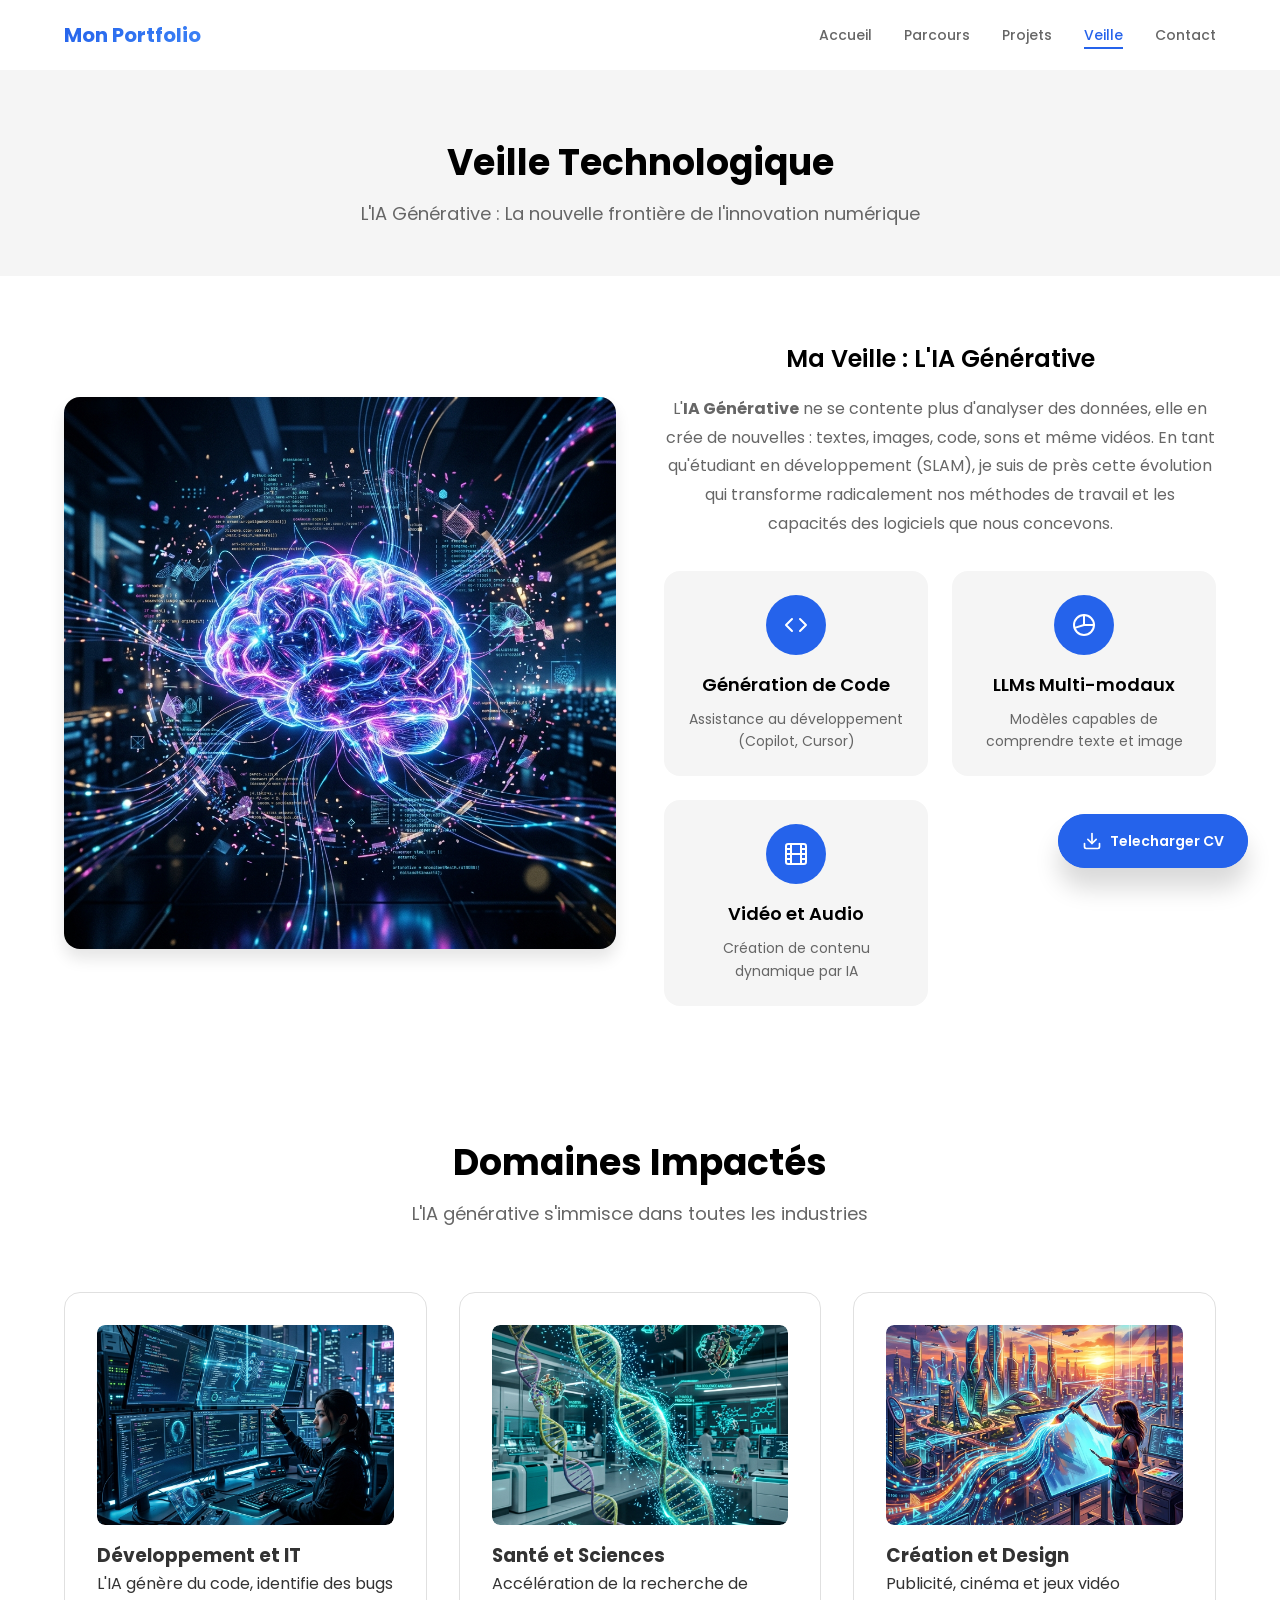
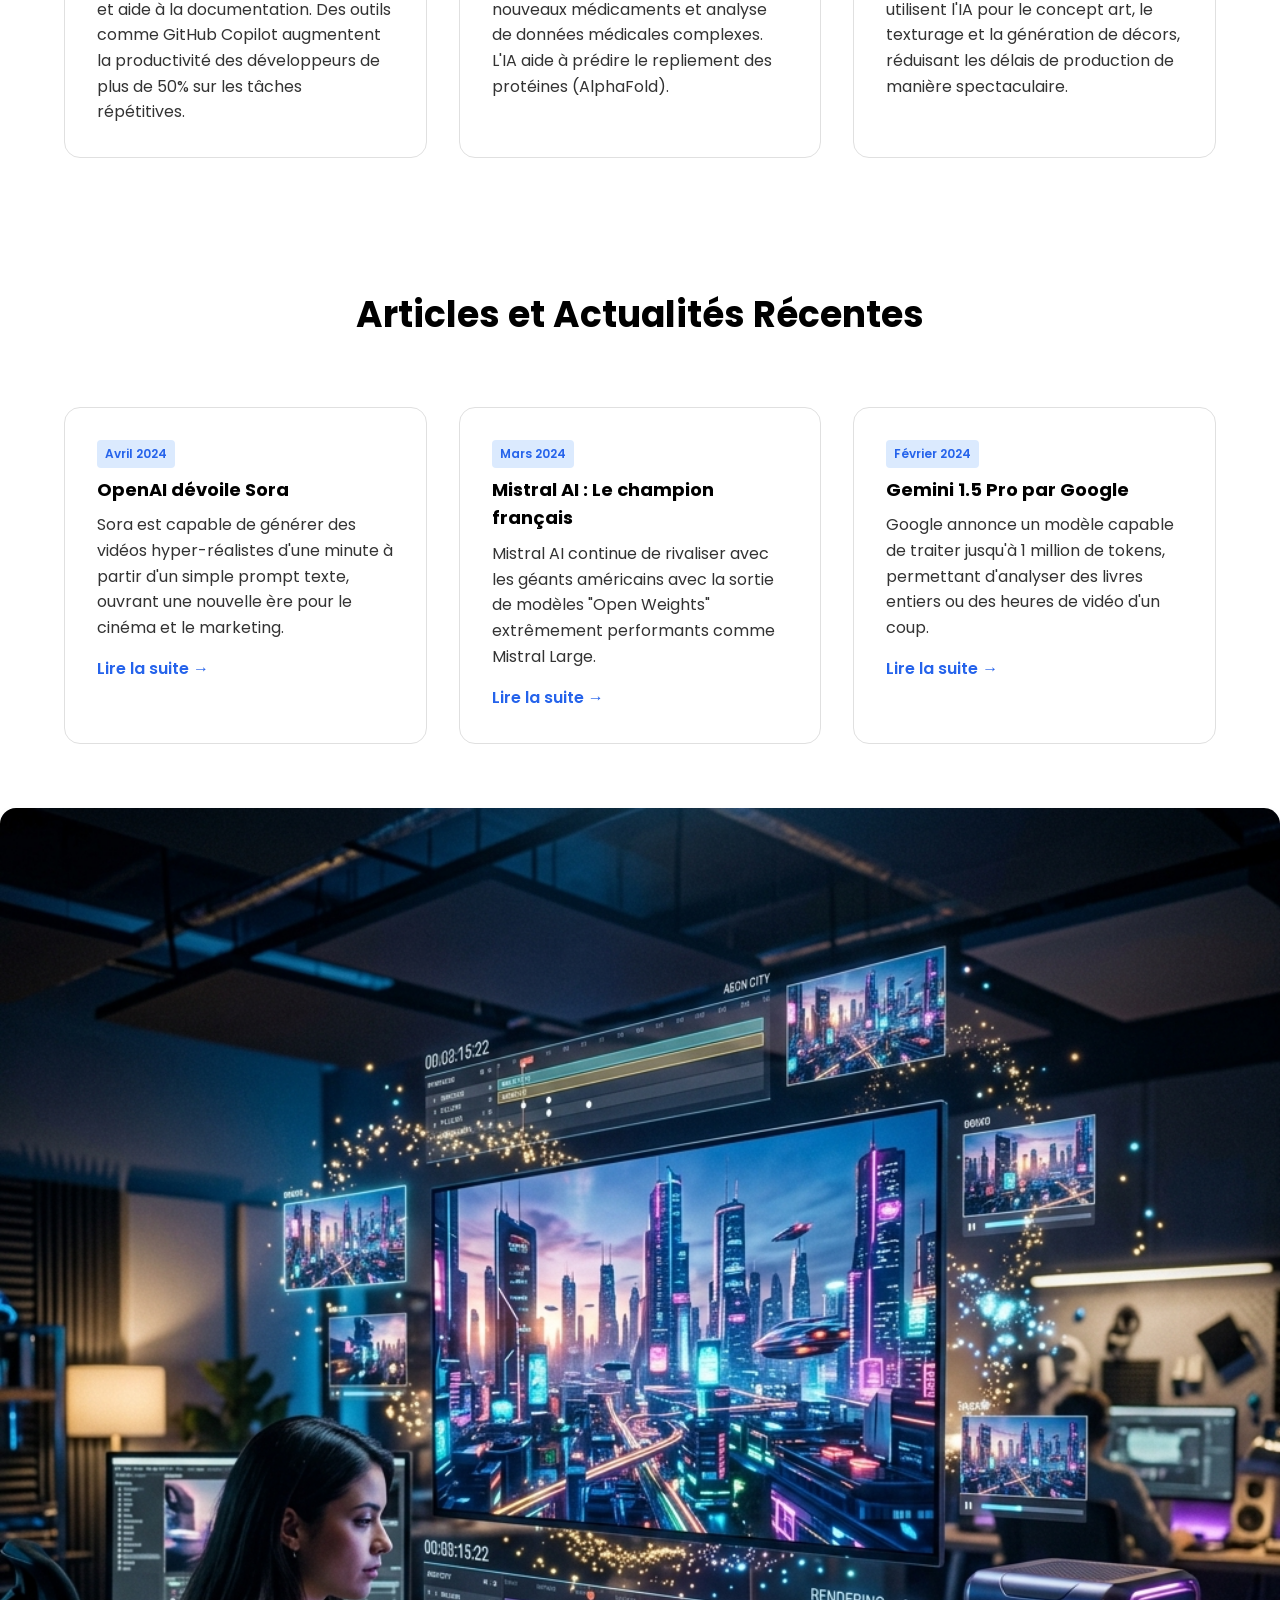
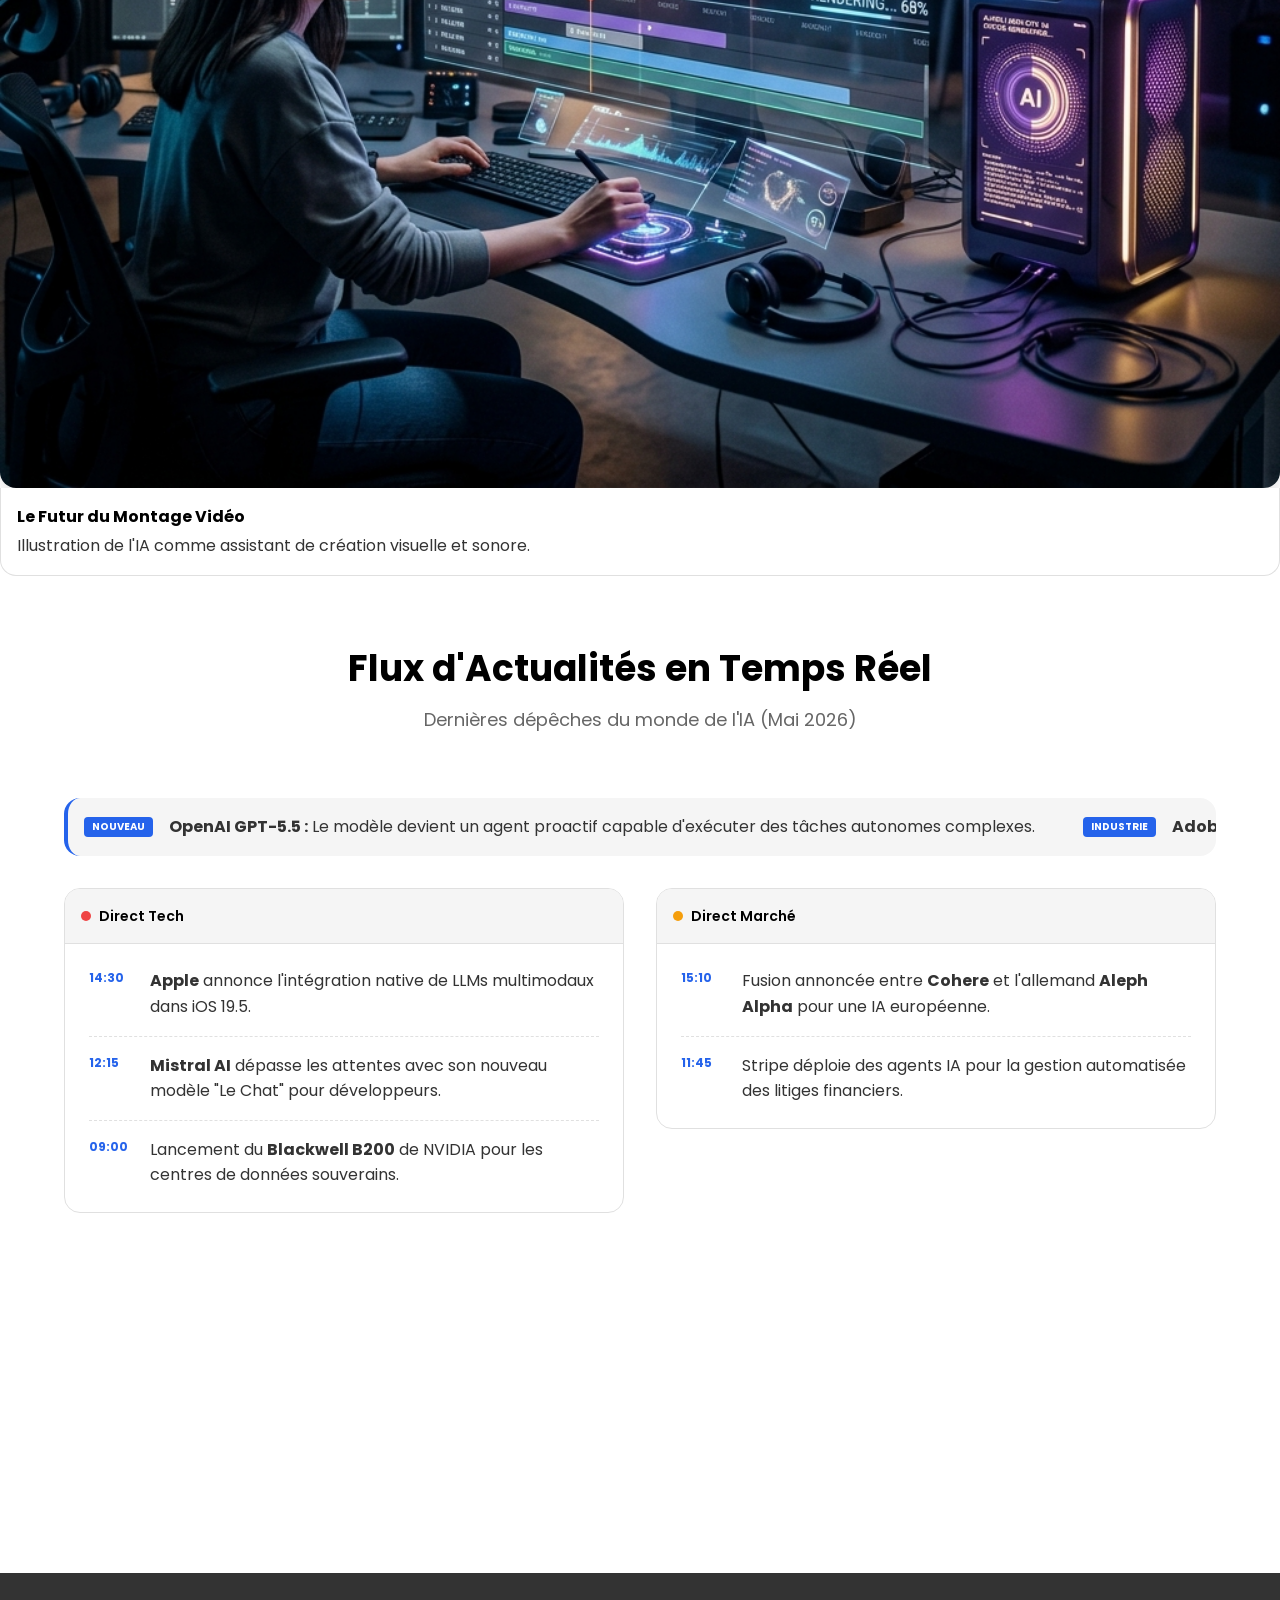
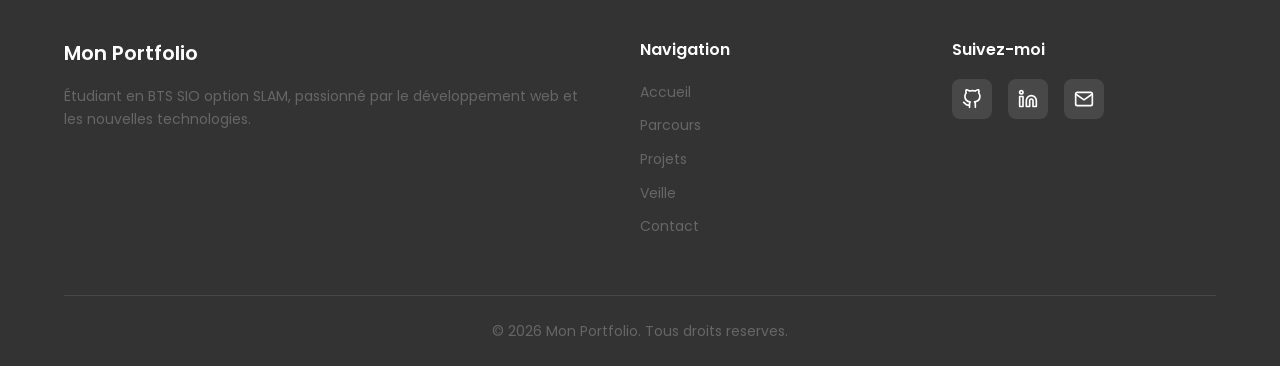
<file: pages/veille.html>
<!DOCTYPE html>
<html lang="fr">

<head>
    <!-- ===== META TAGS ===== -->
    <meta charset="UTF-8">
    <meta name="viewport" content="width=device-width, initial-scale=1.0">
    <meta name="description" content="Ma veille technologique - IA et modélisation 3D pour le jeu vidéo">
    <meta name="author" content="Votre Nom">

    <!-- ===== TITRE DE LA PAGE ===== -->
    <title>Veille Technologique | Portfolio BTS SIO</title>

    <!-- ===== GOOGLE FONTS ===== -->
    <link rel="preconnect" href="https://fonts.googleapis.com">
    <link rel="preconnect" href="https://fonts.gstatic.com" crossorigin>
    <link href="https://fonts.googleapis.com/css2?family=Poppins:wght@300;400;500;600;700&display=swap"
        rel="stylesheet">

    <!-- ===== FEUILLE DE STYLE ===== -->
    <link rel="stylesheet" href="../css/style.css">
</head>

<body>
    <!-- ========================================
         NAVIGATION
    ========================================= -->
    <nav class="navbar" id="navbar">
        <div class="nav-container">
            <a href="../index.html" class="nav-logo">
                <span class="logo-text">Mon Portfolio</span>
            </a>

            <ul class="nav-menu" id="nav-menu">
                <li class="nav-item">
                    <a href="../index.html" class="nav-link">Accueil</a>
                </li>
                <li class="nav-item">
                    <a href="parcours.html" class="nav-link">Parcours</a>
                </li>
                <li class="nav-item">
                    <a href="projets.html" class="nav-link">Projets</a>
                </li>
                <li class="nav-item">
                    <a href="veille.html" class="nav-link active">Veille</a>
                </li>
                <li class="nav-item">
                    <a href="contact.html" class="nav-link">Contact</a>
                </li>
            </ul>

            <button class="nav-toggle" id="nav-toggle" aria-label="Menu">
                <span class="hamburger"></span>
            </button>
        </div>
    </nav>

    <!-- ========================================
         EN-TÊTE DE PAGE
    ========================================= -->
    <header class="page-header">
        <div class="container">
            <h1 class="page-title">Veille Technologique</h1>
            <p class="page-subtitle">L'IA Générative : La nouvelle frontière de l'innovation numérique</p>
        </div>
    </header>

    <!-- ========================================
         INTRODUCTION - THÈME DE VEILLE
    ========================================= -->
    <section class="section veille-intro">
        <div class="container">
            <div class="veille-intro-grid">
                <div class="veille-intro-image" data-animate>
                    <img src="../photo/ia_main.png" alt="Intelligence Artificielle Générative"
                        style="border-radius: var(--border-radius-lg); box-shadow: var(--shadow-lg);">
                </div>
                <div class="veille-intro-content" data-animate>
                    <h2>Ma Veille : L'IA Générative</h2>
                    <p>
                        L'<strong>IA Générative</strong> ne se contente plus d'analyser des données, elle en crée de
                        nouvelles : textes, images, code, sons et même vidéos. En tant qu'étudiant en développement
                        (SLAM), je suis de près cette évolution qui transforme radicalement nos méthodes de travail et
                        les capacités des logiciels que nous concevons.
                    </p>

                    <!-- Thèmes principaux -->
                    <div class="veille-themes">
                        <div class="veille-theme">
                            <span class="theme-icon">
                                <svg xmlns="http://www.w3.org/2000/svg" width="24" height="24" viewBox="0 0 24 24"
                                    fill="none" stroke="currentColor" stroke-width="2" stroke-linecap="round"
                                    stroke-linejoin="round">
                                    <polyline points="16 18 22 12 16 6"></polyline>
                                    <polyline points="8 6 2 12 8 18"></polyline>
                                </svg>
                            </span>
                            <h4>Génération de Code</h4>
                            <p>Assistance au développement (Copilot, Cursor)</p>
                        </div>
                        <div class="veille-theme">
                            <span class="theme-icon">
                                <svg xmlns="http://www.w3.org/2000/svg" width="24" height="24" viewBox="0 0 24 24"
                                    fill="none" stroke="currentColor" stroke-width="2" stroke-linecap="round"
                                    stroke-linejoin="round">
                                    <path d="M12 2a10 10 0 1 0 10 10H12V2z"></path>
                                    <path d="M12 2a10 10 0 0 1 10 10h-10V2z"></path>
                                    <path d="M12 12L2.8 14.9"></path>
                                </svg>
                            </span>
                            <h4>LLMs Multi-modaux</h4>
                            <p>Modèles capables de comprendre texte et image</p>
                        </div>
                        <div class="veille-theme">
                            <span class="theme-icon">
                                <svg xmlns="http://www.w3.org/2000/svg" width="24" height="24" viewBox="0 0 24 24"
                                    fill="none" stroke="currentColor" stroke-width="2" stroke-linecap="round"
                                    stroke-linejoin="round">
                                    <rect x="2" y="2" width="20" height="20" rx="2.18" ry="2.18"></rect>
                                    <line x1="7" y1="2" x2="7" y2="22"></line>
                                    <line x1="17" y1="2" x2="17" y2="22"></line>
                                    <line x1="2" y1="12" x2="22" y2="12"></line>
                                    <line x1="2" y1="7" x2="7" y2="7"></line>
                                    <line x1="2" y1="17" x2="7" y2="17"></line>
                                    <line x1="17" y1="17" x2="22" y2="17"></line>
                                    <line x1="17" y1="7" x2="22" y2="7"></line>
                                </svg>
                            </span>
                            <h4>Vidéo et Audio</h4>
                            <p>Création de contenu dynamique par IA</p>
                        </div>
                    </div>
                </div>
            </div>
        </div>
    </section>

    <!-- ========================================
         SECTION 1 - DOMAINES TOUCHÉS
    ========================================= -->
    <section id="domaines" class="section veille-domaines">
        <div class="container">
            <div class="section-header">
                <h2 class="section-title">Domaines Impactés</h2>
                <p class="section-subtitle">L'IA générative s'immisce dans toutes les industries</p>
            </div>

            <div class="domaines-grid">
                <!-- Développement et IT -->
                <div class="domaine-card" data-animate>
                    <div class="domaine-image">
                        <img src="../photo/ia_dev.png" alt="IA et Développement"
                            style="width: 100%; border-radius: var(--border-radius-md); margin-bottom: var(--spacing-md);">
                    </div>
                    <h3>Développement et IT</h3>
                    <p>L'IA génère du code, identifie des bugs et aide à la documentation. Des outils comme GitHub
                        Copilot augmentent la productivité des développeurs de plus de 50% sur les tâches répétitives.
                    </p>
                </div>

                <!-- Santé et Sciences -->
                <div class="domaine-card" data-animate>
                    <div class="domaine-image">
                        <img src="../photo/ia_health.png" alt="IA et Santé"
                            style="width: 100%; border-radius: var(--border-radius-md); margin-bottom: var(--spacing-md);">
                    </div>
                    <h3>Santé et Sciences</h3>
                    <p>Accélération de la recherche de nouveaux médicaments et analyse de données médicales complexes.
                        L'IA aide à prédire le repliement des protéines (AlphaFold).</p>
                </div>

                <!-- Création et Design -->
                <div class="domaine-card" data-animate>
                    <div class="domaine-image">
                        <img src="../photo/ia_design.png" alt="IA et Design"
                            style="width: 100%; border-radius: var(--border-radius-md); margin-bottom: var(--spacing-md);">
                    </div>
                    <h3>Création et Design</h3>
                    <p>Publicité, cinéma et jeux vidéo utilisent l'IA pour le concept art, le texturage et la génération
                        de décors, réduisant les délais de production de manière spectaculaire.</p>
                </div>
            </div>
        </div>
    </section>

    <!-- ========================================
         SECTION 2 - ARTICLES ET ACTUALITÉS
    ========================================= -->
    <section class="section veille-articles">
        <div class="container">
            <div class="section-header">
                <h2 class="section-title">Articles et Actualités Récentes</h2>
            </div>

            <div class="articles-grid">
                <article class="article-card" data-animate>
                    <div class="article-date">Avril 2024</div>
                    <h3>OpenAI dévoile Sora</h3>
                    <p>Sora est capable de générer des vidéos hyper-réalistes d'une minute à partir d'un simple prompt
                        texte, ouvrant une nouvelle ère pour le cinéma et le marketing.</p>
                    <a href="https://openai.com/sora" target="_blank" class="article-link">Lire la suite →</a>
                </article>

                <article class="article-card" data-animate>
                    <div class="article-date">Mars 2024</div>
                    <h3>Mistral AI : Le champion français</h3>
                    <p>Mistral AI continue de rivaliser avec les géants américains avec la sortie de modèles "Open
                        Weights" extrêmement performants comme Mistral Large.</p>
                    <a href="https://mistral.ai/news/announcing-mistral-large/" target="_blank"
                        class="article-link">Lire la suite →</a>
                </article>

                <article class="article-card" data-animate>
                    <div class="article-date">Février 2024</div>
                    <h3>Gemini 1.5 Pro par Google</h3>
                    <p>Google annonce un modèle capable de traiter jusqu'à 1 million de tokens, permettant d'analyser
                        des livres entiers ou des heures de vidéo d'un coup.</p>
                    <a href="https://blog.google/technology/ai/google-gemini-next-generation-model-february-2024/"
                        target="_blank" class="article-link">Lire la suite →</a>
                </article>
            </div>
        </div>
    </section>


    <!-- Image Générée -->
    <div class="multimedia-image" data-animate>
        <img src="../photo/ia_multimedia.png" alt="IA et Création Multimédia"
            style="border-radius: var(--border-radius-lg); box-shadow: var(--shadow-lg); width: 100%;">
        <div class="image-info">
            <h4>Le Futur du Montage Vidéo</h4>
            <p>Illustration de l'IA comme assistant de création visuelle et sonore.</p>
        </div>
    </div>
    </div>
    </div>
    </section>

    <!-- ========================================
         SECTION 4 - FLUX D'ACTUALITÉS EN TEMPS RÉEL
    ========================================= -->
    <section class="section veille-realtime">
        <div class="container">
            <div class="section-header">
                <h2 class="section-title">Flux d'Actualités en Temps Réel</h2>
                <p class="section-subtitle">Dernières dépêches du monde de l'IA (Mai 2026)</p>
            </div>

            <div class="news-ticker-container" data-animate>
                <div class="news-ticker">
                    <div class="news-item">
                        <span class="news-badge">NOUVEAU</span>
                        <span class="news-text"><strong>OpenAI GPT-5.5 :</strong> Le modèle devient un agent proactif
                            capable d'exécuter des tâches autonomes complexes.</span>
                    </div>
                    <div class="news-item">
                        <span class="news-badge">INDUSTRIE</span>
                        <span class="news-text"><strong>Adobe Expansion :</strong> Partenariats avec AWS, Anthropic et
                            NVIDIA pour unifier l'expérience client via l'IA agentique.</span>
                    </div>
                    <div class="news-item">
                        <span class="news-badge">FLASH</span>
                        <span class="news-text"><strong>Qonto :</strong> La licorne intègre ses premiers agents IA pour
                            l'analyse de données bancaires.</span>
                    </div>
                    <div class="news-item">
                        <span class="news-badge">JURIDIQUE</span>
                        <span class="news-text"><strong>Procès OpenAI :</strong> Elon Musk vs Sam Altman, le procès
                            entre dans sa deuxième semaine en Californie.</span>
                    </div>
                    <div class="news-item">
                        <span class="news-badge">SANTÉ</span>
                        <span class="news-text"><strong>AlphaFold 3 :</strong> Nouvelles percées dans la recherche
                            thérapeutique assistée par IA générative.</span>
                    </div>
                </div>
            </div>

            <div class="live-feed-grid">
                <div class="feed-column">
                    <div class="feed-card" data-animate>
                        <div class="feed-header">
                            <span class="feed-dot"></span>
                            <span class="feed-title">Direct Tech</span>
                        </div>
                        <ul class="feed-list">
                            <li>
                                <span class="feed-time">14:30</span>
                                <p><strong>Apple</strong> annonce l'intégration native de LLMs multimodaux dans iOS
                                    19.5.</p>
                            </li>
                            <li>
                                <span class="feed-time">12:15</span>
                                <p><strong>Mistral AI</strong> dépasse les attentes avec son nouveau modèle "Le Chat"
                                    pour développeurs.</p>
                            </li>
                            <li>
                                <span class="feed-time">09:00</span>
                                <p>Lancement du <strong>Blackwell B200</strong> de NVIDIA pour les centres de données
                                    souverains.</p>
                            </li>
                        </ul>
                    </div>
                </div>
                <div class="feed-column">
                    <div class="feed-card" data-animate>
                        <div class="feed-header">
                            <span class="feed-dot" style="background-color: #f59e0b;"></span>
                            <span class="feed-title">Direct Marché</span>
                        </div>
                        <ul class="feed-list">
                            <li>
                                <span class="feed-time">15:10</span>
                                <p>Fusion annoncée entre <strong>Cohere</strong> et l'allemand <strong>Aleph
                                        Alpha</strong> pour une IA européenne.</p>
                            </li>
                            <li>
                                <span class="feed-time">11:45</span>
                                <p>Stripe déploie des agents IA pour la gestion automatisée des litiges financiers.</p>
                            </li>
                        </ul>
                    </div>
                </div>
            </div>
        </div>
    </section>

    <!-- ========================================
         SECTION 5 - SOURCES DE VEILLE
    ========================================= -->
    <section class="section veille-sources">


        <div class="sources-grid">
            <div class="source-item" data-animate>
                <div class="source-icon-box">
                    <svg xmlns="http://www.w3.org/2000/svg" width="32" height="32" viewBox="0 0 24 24" fill="none"
                        stroke="currentColor" stroke-width="2" stroke-linecap="round" stroke-linejoin="round">
                        <circle cx="12" cy="12" r="10"></circle>
                        <line x1="2" y1="12" x2="22" y2="12"></line>
                        <path
                            d="M12 2a15.3 15.3 0 0 1 4 10 15.3 15.3 0 0 1-4 10 15.3 15.3 0 0 1-4-10 15.3 15.3 0 0 1 4-10z">
                        </path>
                    </svg>
                </div>
                <h4>Sites Officiels</h4>
                <ul>
                    <li><a href="https://openai.com/blog" target="_blank">OpenAI Blog</a></li>
                    <li><a href="https://mistral.ai/news/" target="_blank">Mistral AI News</a></li>
                    <li><a href="https://deepmind.google/blog/" target="_blank">Google DeepMind</a></li>
                </ul>
            </div>
            <div class="source-item" data-animate>
                <div class="source-icon-box">
                    <svg xmlns="http://www.w3.org/2000/svg" width="32" height="32" viewBox="0 0 24 24" fill="none"
                        stroke="currentColor" stroke-width="2" stroke-linecap="round" stroke-linejoin="round">
                        <path d="M4 11a9 9 0 0 1 9 9"></path>
                        <path d="M4 4a16 16 0 0 1 16 16"></path>
                        <circle cx="5" cy="19" r="1"></circle>
                    </svg>
                </div>
                <h4>Presse Tech</h4>
                <ul>
                    <li><a href="https://www.lemondeinformatique.fr/" target="_blank">Le Monde Informatique</a></li>
                    <li><a href="https://techcrunch.com/category/artificial-intelligence/" target="_blank">TechCrunch
                            AI</a></li>
                    <li><a href="https://www.zdnet.fr/intelligence-artificielle/" target="_blank">ZDNet France</a></li>
                </ul>
            </div>
            <div class="source-item" data-animate>
                <div class="source-icon-box">
                    <svg xmlns="http://www.w3.org/2000/svg" width="32" height="32" viewBox="0 0 24 24" fill="none"
                        stroke="currentColor" stroke-width="2" stroke-linecap="round" stroke-linejoin="round">
                        <path d="M16 8a6 6 0 0 1 6 6v7h-4v-7a2 2 0 0 0-2-2 2 2 0 0 0-2 2v7h-4v-7a6 6 0 0 1 6-6z"></path>
                        <rect x="2" y="9" width="4" height="12"></rect>
                        <circle cx="4" cy="4" r="2"></circle>
                    </svg>
                </div>
                <h4>Réseaux Professionnels</h4>
                <ul>
                    <li><a href="https://www.linkedin.com" target="_blank">LinkedIn (Influenceurs IA)</a></li>
                    <li><a href="https://twitter.com" target="_blank">X (Listes de chercheurs IA)</a></li>
                    <li><a href="https://github.com/trending" target="_blank">GitHub Trending</a></li>
                </ul>
            </div>
        </div>
        </div>
    </section>

    <!-- ========================================
         FOOTER
    ========================================= -->
    <footer class="footer">
        <div class="container">
            <div class="footer-content">
                <div class="footer-info">
                    <h3 class="footer-title">Mon Portfolio</h3>
                    <p class="footer-description">
                        Étudiant en BTS SIO option SLAM, passionné par le développement web
                        et les nouvelles technologies.
                    </p>
                </div>

                <div class="footer-nav">
                    <h4 class="footer-nav-title">Navigation</h4>
                    <ul class="footer-links">
                        <li><a href="../index.html">Accueil</a></li>
                        <li><a href="parcours.html">Parcours</a></li>
                        <li><a href="projets.html">Projets</a></li>
                        <li><a href="veille.html">Veille</a></li>
                        <li><a href="contact.html">Contact</a></li>
                    </ul>
                </div>

                <div class="footer-social">
                    <h4 class="footer-nav-title">Suivez-moi</h4>
                    <div class="social-links">
                        <a href="#" class="social-link" aria-label="GitHub">
                            <svg xmlns="http://www.w3.org/2000/svg" width="20" height="20" viewBox="0 0 24 24"
                                fill="none" stroke="currentColor" stroke-width="2" stroke-linecap="round"
                                stroke-linejoin="round">
                                <path
                                    d="M9 19c-5 1.5-5-2.5-7-3m14 6v-3.87a3.37 3.37 0 0 0-.94-2.61c3.14-.35 6.44-1.54 6.44-7A5.44 5.44 0 0 0 20 4.77 5.07 5.07 0 0 0 19.91 1S18.73.65 16 2.48a13.38 13.38 0 0 0-7 0C6.27.65 5.09 1 5.09 1A5.07 5.07 0 0 0 5 4.77a5.44 5.44 0 0 0-1.5 3.78c0 5.42 3.3 6.61 6.44 7A3.37 3.37 0 0 0 9 18.13V22" />
                            </svg>
                        </a>
                        <a href="#" class="social-link" aria-label="LinkedIn">
                            <svg xmlns="http://www.w3.org/2000/svg" width="20" height="20" viewBox="0 0 24 24"
                                fill="none" stroke="currentColor" stroke-width="2" stroke-linecap="round"
                                stroke-linejoin="round">
                                <path
                                    d="M16 8a6 6 0 0 1 6 6v7h-4v-7a2 2 0 0 0-2-2 2 2 0 0 0-2 2v7h-4v-7a6 6 0 0 1 6-6z" />
                                <rect x="2" y="9" width="4" height="12" />
                                <circle cx="4" cy="4" r="2" />
                            </svg>
                        </a>
                        <a href="#" class="social-link" aria-label="Email">
                            <svg xmlns="http://www.w3.org/2000/svg" width="20" height="20" viewBox="0 0 24 24"
                                fill="none" stroke="currentColor" stroke-width="2" stroke-linecap="round"
                                stroke-linejoin="round">
                                <path d="M4 4h16c1.1 0 2 .9 2 2v12c0 1.1-.9 2-2 2H4c-1.1 0-2-.9-2-2V6c0-1.1.9-2 2-2z" />
                                <polyline points="22,6 12,13 2,6" />
                            </svg>
                        </a>
                    </div>
                </div>
            </div>

            <div class="footer-bottom">
                <p class="copyright">&copy; 2026 Mon Portfolio. Tous droits reserves.</p>
            </div>
        </div>
    </footer>

    <!-- ========================================
         BOUTON FLOTTANT CV
    ========================================= -->
    <a href="../documents/cv.pdf" class="cv-floating-btn" download="CV_Fransia_Siangany.pdf"
        aria-label="Telecharger mon CV">
        <svg xmlns="http://www.w3.org/2000/svg" width="20" height="20" viewBox="0 0 24 24" fill="none"
            stroke="currentColor" stroke-width="2" stroke-linecap="round" stroke-linejoin="round">
            <path d="M21 15v4a2 2 0 0 1-2 2H5a2 2 0 0 1-2-2v-4" />
            <polyline points="7 10 12 15 17 10" />
            <line x1="12" y1="15" x2="12" y2="3" />
        </svg>
        <span>Telecharger CV</span>
    </a>

    <!-- ===== SCRIPT JAVASCRIPT ===== -->
    <!-- ========================================
         SCRIPTS DYNAMIQUES (API)
    ========================================= -->
    <script>
        // Configuration
        const NEWS_RSS_URL = "https://news.google.com/rss/search?q=IA+g%C3%A9n%C3%A9rative+OR+Generative+AI&hl=fr&gl=FR&ceid=FR:fr";
        const YT_CHANNELS = [
            { name: "IA Générative", query: "ia+g%C3%A9n%C3%A9rative" }
        ];

        // Fonction pour formater la date
        function formatDate(dateStr) {
            const date = new Date(dateStr);
            return date.toLocaleTimeString('fr-FR', { hour: '2-digit', minute: '2-digit' });
        }

        // Fonction pour récupérer les news via RSS2JSON
        async function fetchRealTimeNews() {
            try {
                const response = await fetch(`https://api.rss2json.com/v1/api.json?rss_url=${encodeURIComponent(NEWS_RSS_URL)}`);
                const data = await response.json();

                if (data.status === 'ok') {
                    const items = data.items;

                    // 1. Mise à jour du Ticker
                    const ticker = document.querySelector('.news-ticker');
                    if (ticker && items.length > 0) {
                        ticker.innerHTML = '';
                        items.slice(0, 8).forEach(item => {
                            const newsItem = document.createElement('div');
                            newsItem.className = 'news-item';
                            newsItem.innerHTML = `
                                <span class="news-badge">DIRECT</span>
                                <span class="news-text"><strong>${item.author || 'Actualité'} :</strong> ${item.title}</span>
                            `;
                            ticker.appendChild(newsItem);
                        });
                    }

                    // 2. Mise à jour du Feed Tech
                    const techFeed = document.querySelector('.feed-column:first-child .feed-list');
                    if (techFeed) {
                        techFeed.innerHTML = '';
                        items.slice(0, 4).forEach(item => {
                            const li = document.createElement('li');
                            li.innerHTML = `
                                <span class="feed-time">${formatDate(item.pubDate)}</span>
                                <p><a href="${item.link}" target="_blank" style="color: inherit; text-decoration: none;"><strong>${item.title.split(' - ')[1] || 'Source'}</strong> : ${item.title.split(' - ')[0]}</a></p>
                            `;
                            techFeed.appendChild(li);
                        });
                    }
                }
            } catch (error) {
                console.error("Erreur lors de la récupération des news:", error);
            }
        }

        // Récupérer les dernières vidéos YouTube via une recherche RSS
        async function fetchYouTubeVideos() {
            // Utilisation d'un flux RSS de recherche YouTube via un proxy (si disponible) ou Google News Vidéos
            // Ici, pour coller à la demande, on peut aussi lier le bouton "Voir plus" au lien fourni.
            const targetUrl = `https://api.rss2json.com/v1/api.json?rss_url=${encodeURIComponent("https://news.google.com/rss/search?q=ia+g%C3%A9n%C3%A9rative+site:youtube.com&hl=fr&gl=FR&ceid=FR:fr")}`;

            try {
                const response = await fetch(targetUrl);
                const data = await response.json();

                if (data.status === 'ok') {
                    const videos = data.items.slice(0, 3);
                    const container = document.querySelector('.multimedia-grid');

                    // On ajoute une section de suggestions si elle n'existe pas
                    let suggestionBox = document.querySelector('.yt-suggestions');
                    if (!suggestionBox) {
                        suggestionBox = document.createElement('div');
                        suggestionBox.className = 'yt-suggestions';
                        suggestionBox.style.marginTop = '20px';
                        suggestionBox.style.display = 'grid';
                        suggestionBox.style.gridTemplateColumns = 'repeat(auto-fit, minmax(200px, 1fr))';
                        suggestionBox.style.gap = '15px';
                        container.after(suggestionBox);
                    }

                    suggestionBox.innerHTML = '<h4 style="grid-column: 1/-1; margin-bottom: 10px;">Dernières Vidéos Suggérées</h4>';

                    videos.forEach(video => {
                        const vCard = document.createElement('div');
                        vCard.className = 'video-suggestion-card';
                        vCard.style.cursor = 'pointer';
                        vCard.innerHTML = `
                            <img src="${video.thumbnail}" style="width: 100%; border-radius: 8px;">
                            <p style="font-size: 12px; font-weight: 600; margin-top: 5px;">${video.title}</p>
                        `;
                        vCard.onclick = () => window.open(video.link, '_blank');
                        suggestionBox.appendChild(vCard);
                    });
                }
            } catch (error) {
                console.log("Erreur YT:", error);
            }
        }

        // Initialisation
        document.addEventListener('DOMContentLoaded', () => {
            fetchRealTimeNews();
            fetchYouTubeVideos();
            setInterval(fetchRealTimeNews, 600000);
        });
    </script>
    <script src="../js/script.js"></script>
</body>

</html>
</file>
<file: css/style.css>
:root {
    /* --- Couleurs principales --- */
    --color-white: #ffffff;
    /* Fond principal */
    --color-black: #000000;
    /* Texte titre */
    --color-gray-light: #f5f5f5;
    /* Fond secondaire */
    --color-gray-dark: #333333;
    /* Texte principal */
    --color-gray-medium: #666666;
    /* Texte secondaire */
    --color-gray-border: #e0e0e0;
    /* Bordures */

    /* --- Couleur d'accent - Bleu professionnel --- */
    --color-accent: #2563eb;
    /* Bleu principal */
    --color-accent-light: #3b82f6;
    /* Bleu clair pour hover */
    --color-accent-dark: #1d4ed8;
    /* Bleu foncé pour états actifs */
    --color-accent-muted: #dbeafe;
    /* Bleu très clair pour backgrounds */

    /* --- Typographie --- */
    --font-family: 'Poppins', -apple-system, BlinkMacSystemFont, 'Segoe UI', Roboto, sans-serif;

    /* --- Tailles de police (échelle modulaire) --- */
    --font-size-xs: 0.75rem;
    /* 12px - Très petit */
    --font-size-sm: 0.875rem;
    /* 14px - Petit */
    --font-size-base: 1rem;
    /* 16px - Base */
    --font-size-lg: 1.125rem;
    /* 18px - Grand */
    --font-size-xl: 1.25rem;
    /* 20px - Très grand */
    --font-size-2xl: 1.5rem;
    /* 24px - Titre 4 */
    --font-size-3xl: 1.875rem;
    /* 30px - Titre 3 */
    --font-size-4xl: 2.25rem;
    /* 36px - Titre 2 */
    --font-size-5xl: 3rem;
    /* 48px - Titre 1 */

    /* --- Espacements (système cohérent) --- */
    --spacing-xs: 0.25rem;
    /* 4px */
    --spacing-sm: 0.5rem;
    /* 8px */
    --spacing-md: 1rem;
    /* 16px */
    --spacing-lg: 1.5rem;
    /* 24px */
    --spacing-xl: 2rem;
    /* 32px */
    --spacing-2xl: 3rem;
    /* 48px */
    --spacing-3xl: 4rem;
    /* 64px */

    /* --- Bordures et arrondis --- */
    --border-radius-sm: 0.25rem;
    /* 4px */
    --border-radius-md: 0.5rem;
    /* 8px */
    --border-radius-lg: 1rem;
    /* 16px */
    --border-radius-full: 9999px;
    /* Cercle parfait */

    /* --- Ombres (profondeur visuelle) --- */
    --shadow-sm: 0 1px 2px rgba(0, 0, 0, 0.05);
    --shadow-md: 0 4px 6px rgba(0, 0, 0, 0.07);
    --shadow-lg: 0 10px 15px rgba(0, 0, 0, 0.1);
    --shadow-xl: 0 20px 25px rgba(0, 0, 0, 0.15);

    /* --- Transitions (animations fluides) --- */
    --transition-fast: 150ms ease;
    --transition-base: 300ms ease;
    --transition-slow: 500ms ease;

    /* --- Dimensions fixes --- */
    --max-width: 1200px;
    /* Largeur max du contenu */
    --navbar-height: 70px;
    /* Hauteur de la barre de navigation */
}

/* ================================================
   2. RESET ET STYLES DE BASE
   ================================================
   Normalise le comportement entre navigateurs
   Définit les styles par défaut
*/

/* Reset box-sizing - Inclut padding et border dans la largeur */
*,
*::before,
*::after {
    box-sizing: border-box;
    margin: 0;
    padding: 0;
}

/* Configuration de base du HTML */
html {
    scroll-behavior: smooth;
    /* Scroll fluide natif */
    font-size: 16px;
    /* Base pour les rem */
}

/* Configuration de base du body */
body {
    font-family: var(--font-family);
    font-size: var(--font-size-base);
    line-height: 1.6;
    /* Espacement des lignes optimal */
    color: var(--color-gray-dark);
    background-color: var(--color-white);
    overflow-x: hidden;
    /* Évite le scroll horizontal */
}

/* Images responsives par défaut */
img {
    max-width: 100%;
    height: auto;
    display: block;
}

/* Reset des liens */
a {
    text-decoration: none;
    color: inherit;
    transition: color var(--transition-fast);
}

/* Reset des listes */
ul {
    list-style: none;
}

/* Reset des boutons */
button {
    font-family: inherit;
    cursor: pointer;
    border: none;
    background: none;
}

/* ================================================
   3. UTILITAIRES
   ================================================
   Classes réutilisables pour la mise en page
*/

/* Conteneur principal - Centre et limite le contenu */
.container {
    width: 100%;
    max-width: var(--max-width);
    margin: 0 auto;
    padding: 0 var(--spacing-lg);
}

/* Section générique avec espacement vertical */
.section {
    padding: var(--spacing-3xl) 0;
}

/* En-tête de section centré */
.section-header {
    text-align: center;
    margin-bottom: var(--spacing-3xl);
}

/* Titre de section */
.section-title {
    font-size: var(--font-size-4xl);
    font-weight: 700;
    color: var(--color-black);
    margin-bottom: var(--spacing-sm);
}

/* Sous-titre de section */
.section-subtitle {
    font-size: var(--font-size-lg);
    color: var(--color-gray-medium);
}

/* ================================================
   4. BOUTONS
   ================================================
   Styles pour tous les types de boutons
*/

/* Style de base commun à tous les boutons */
.btn {
    display: inline-flex;
    align-items: center;
    justify-content: center;
    gap: var(--spacing-sm);
    padding: var(--spacing-md) var(--spacing-xl);
    font-size: var(--font-size-base);
    font-weight: 500;
    border-radius: var(--border-radius-md);
    transition: all var(--transition-base);
    cursor: pointer;
}

/* Bouton primaire - Action principale */
.btn-primary {
    background-color: var(--color-accent);
    color: var(--color-white);
}

.btn-primary:hover {
    background-color: var(--color-accent-dark);
    transform: translateY(-2px);
    /* Effet de lévitation */
    box-shadow: var(--shadow-md);
}

/* Bouton secondaire - Action secondaire */
.btn-secondary {
    background-color: transparent;
    color: var(--color-gray-dark);
    border: 2px solid var(--color-gray-border);
}

.btn-secondary:hover {
    border-color: var(--color-accent);
    color: var(--color-accent);
}

/* Bouton de petite taille */
.btn-small {
    padding: var(--spacing-sm) var(--spacing-md);
    font-size: var(--font-size-sm);
}

/* Bouton pleine largeur */
.btn-submit {
    width: 100%;
    padding: var(--spacing-md) var(--spacing-xl);
}

/* ================================================
   5. NAVIGATION
   ================================================
   Barre de navigation fixe en haut
*/

/* Container de la navbar */
.navbar {
    position: fixed;
    top: 0;
    left: 0;
    right: 0;
    height: var(--navbar-height);
    background-color: var(--color-white);
    z-index: 1000;
    /* Au-dessus de tout */
    transition: box-shadow var(--transition-base);
}

/* Ombre ajoutée au scroll */
.navbar.scrolled {
    box-shadow: var(--shadow-md);
}

/* Conteneur interne de la nav */
.nav-container {
    display: flex;
    align-items: center;
    justify-content: space-between;
    height: 100%;
    max-width: var(--max-width);
    margin: 0 auto;
    padding: 0 var(--spacing-lg);
}

/* Logo du site */
.nav-logo {
    font-size: var(--font-size-xl);
    font-weight: 700;
    color: var(--color-black);
}

/* Texte du logo avec dégradé */
.logo-text {
    background: linear-gradient(135deg, var(--color-accent), var(--color-accent-light));
    -webkit-background-clip: text;
    -webkit-text-fill-color: transparent;
    background-clip: text;
}

/* Menu de navigation horizontal */
.nav-menu {
    display: flex;
    gap: var(--spacing-xl);
}

/* Liens de navigation */
.nav-link {
    font-size: var(--font-size-sm);
    font-weight: 500;
    color: var(--color-gray-medium);
    position: relative;
    padding: var(--spacing-xs) 0;
}

/* Indicateur animé sous le lien */
.nav-link::after {
    content: '';
    position: absolute;
    bottom: 0;
    left: 0;
    width: 0;
    height: 2px;
    background-color: var(--color-accent);
    transition: width var(--transition-base);
}

/* État hover et actif */
.nav-link:hover,
.nav-link.active {
    color: var(--color-accent);
}

.nav-link:hover::after,
.nav-link.active::after {
    width: 100%;
}

/* Bouton hamburger (masqué par défaut sur desktop) */
.nav-toggle {
    display: none;
    flex-direction: column;
    justify-content: center;
    width: 30px;
    height: 30px;
    cursor: pointer;
}

/* Ligne centrale du hamburger */
.hamburger {
    position: relative;
    width: 100%;
    height: 2px;
    background-color: var(--color-gray-dark);
    transition: var(--transition-base);
}

/* Lignes supérieure et inférieure */
.hamburger::before,
.hamburger::after {
    content: '';
    position: absolute;
    width: 100%;
    height: 2px;
    background-color: var(--color-gray-dark);
    transition: var(--transition-base);
}

.hamburger::before {
    top: -8px;
}

.hamburger::after {
    top: 8px;
}

/* Animation du hamburger en X quand menu ouvert */
.nav-toggle.active .hamburger {
    background-color: transparent;
}

.nav-toggle.active .hamburger::before {
    top: 0;
    transform: rotate(45deg);
}

.nav-toggle.active .hamburger::after {
    top: 0;
    transform: rotate(-45deg);
}

/* ================================================
   6. HERO SECTION (Page d'accueil)
   ================================================
   Grande section d'introduction
*/

.hero {
    min-height: 100vh;
    display: flex;
    flex-direction: column;
    justify-content: center;
    align-items: center;
    padding-top: var(--navbar-height);
    background-color: var(--color-gray-light);
    position: relative;
}

.hero-container {
    display: flex;
    flex-direction: column;
    align-items: center;
    text-align: center;
    gap: var(--spacing-xl);
    padding: var(--spacing-xl);
}

/* Photo de profil */
.hero-image {
    animation: fadeInDown 0.8s ease;
}

.profile-picture {
    width: 180px;
    height: 180px;
    border-radius: var(--border-radius-full);
    overflow: hidden;
    border: 4px solid var(--color-white);
    box-shadow: var(--shadow-lg);
}

/* Image de profil réelle */
.profile-img {
    width: 100%;
    height: 100%;
    object-fit: cover;
}

/* Placeholder si pas d'image */
.profile-placeholder {
    width: 100%;
    height: 100%;
    background: linear-gradient(135deg, var(--color-accent), var(--color-accent-light));
    display: none;
    align-items: center;
    justify-content: center;
    color: var(--color-white);
    font-weight: 500;
}

/* Contenu textuel du hero */
.hero-content {
    max-width: 600px;
    animation: fadeInUp 0.8s ease 0.2s backwards;
}

.hero-title {
    margin-bottom: var(--spacing-md);
}

.greeting {
    display: block;
    font-size: var(--font-size-lg);
    font-weight: 400;
    color: var(--color-gray-medium);
    margin-bottom: var(--spacing-xs);
}

.name {
    display: block;
    font-size: var(--font-size-5xl);
    font-weight: 700;
    color: var(--color-black);
}

.hero-subtitle {
    font-size: var(--font-size-xl);
    font-weight: 500;
    color: var(--color-accent);
    margin-bottom: var(--spacing-md);
}

.hero-description {
    font-size: var(--font-size-base);
    color: var(--color-gray-medium);
    line-height: 1.8;
    margin-bottom: var(--spacing-xl);
}

.hero-buttons {
    display: flex;
    flex-wrap: wrap;
    gap: var(--spacing-md);
    justify-content: center;
}

/* Indicateur de scroll animé */
.scroll-indicator {
    position: absolute;
    bottom: var(--spacing-xl);
    left: 50%;
    transform: translateX(-50%);
    animation: bounce 2s infinite;
}

.scroll-arrow {
    display: block;
    width: 24px;
    height: 24px;
    border-right: 2px solid var(--color-gray-medium);
    border-bottom: 2px solid var(--color-gray-medium);
    transform: rotate(45deg);
}

/* ================================================
   7. SECTION PRÉSENTATION
   ================================================
   Cartes de compétences sur l'accueil
*/

.presentation {
    background-color: var(--color-white);
}

/* Grille des cartes de compétences */
.skills-preview {
    display: grid;
    grid-template-columns: repeat(auto-fit, minmax(280px, 1fr));
    gap: var(--spacing-xl);
}

/* Carte individuelle */
.skill-card {
    background-color: var(--color-gray-light);
    padding: var(--spacing-xl);
    border-radius: var(--border-radius-lg);
    text-align: center;
    transition: all var(--transition-base);
    opacity: 0;
    transform: translateY(30px);
}

.skill-card.visible {
    opacity: 1;
    transform: translateY(0);
}

.skill-card:hover {
    transform: translateY(-5px);
    box-shadow: var(--shadow-lg);
}

/* Icône de la carte */
.skill-icon {
    width: 70px;
    height: 70px;
    background-color: var(--color-accent);
    border-radius: var(--border-radius-full);
    display: flex;
    align-items: center;
    justify-content: center;
    margin: 0 auto var(--spacing-lg);
    color: var(--color-white);
}

.skill-card h3 {
    font-size: var(--font-size-lg);
    font-weight: 600;
    color: var(--color-black);
    margin-bottom: var(--spacing-sm);
}

.skill-card p {
    font-size: var(--font-size-sm);
    color: var(--color-gray-medium);
    line-height: 1.6;
}

/* ================================================
   8. SECTION PARCOURS (Timeline)
   ================================================
*/

.parcours {
    background-color: var(--color-white);
}

/* Container de la timeline */
.timeline {
    position: relative;
    max-width: 800px;
    margin: 0 auto;
}

/* Ligne verticale centrale */
.timeline::before {
    content: '';
    position: absolute;
    top: 0;
    left: 50%;
    transform: translateX(-50%);
    width: 2px;
    height: 100%;
    background-color: var(--color-gray-border);
}

/* Élément de la timeline */
.timeline-item {
    display: flex;
    justify-content: flex-end;
    padding-right: 50%;
    position: relative;
    margin-bottom: var(--spacing-2xl);
    opacity: 0;
    transform: translateX(-30px);
    transition: all var(--transition-slow);
}

/* Animation quand visible */
.timeline-item.visible {
    opacity: 1;
    transform: translateX(0);
}

/* Alternance gauche/droite */
.timeline-item:nth-child(even) {
    justify-content: flex-start;
    padding-right: 0;
    padding-left: 50%;
    transform: translateX(30px);
}

.timeline-item:nth-child(even).visible {
    transform: translateX(0);
}

/* Icône centrale */
.timeline-icon {
    position: absolute;
    left: 50%;
    transform: translateX(-50%);
    width: 50px;
    height: 50px;
    background-color: var(--color-accent);
    border-radius: var(--border-radius-full);
    display: flex;
    align-items: center;
    justify-content: center;
    color: var(--color-white);
    z-index: 1;
    box-shadow: var(--shadow-md);
}

/* Contenu de la timeline */
.timeline-content {
    background-color: var(--color-gray-light);
    padding: var(--spacing-lg);
    border-radius: var(--border-radius-lg);
    max-width: 350px;
    margin: 0 var(--spacing-xl);
    position: relative;
}

/* Flèche pointant vers l'icône */
.timeline-content::before {
    content: '';
    position: absolute;
    top: 20px;
    width: 0;
    height: 0;
    border: 10px solid transparent;
}

.timeline-item:nth-child(odd) .timeline-content::before {
    right: -20px;
    border-left-color: var(--color-gray-light);
}

.timeline-item:nth-child(even) .timeline-content::before {
    left: -20px;
    border-right-color: var(--color-gray-light);
}

/* Éléments de texte de la timeline */
.timeline-date {
    display: inline-block;
    font-size: var(--font-size-sm);
    font-weight: 500;
    color: var(--color-accent);
    margin-bottom: var(--spacing-sm);
}

.timeline-title {
    font-size: var(--font-size-lg);
    font-weight: 600;
    color: var(--color-black);
    margin-bottom: var(--spacing-xs);
}

.timeline-school {
    font-size: var(--font-size-sm);
    color: var(--color-gray-medium);
    margin-bottom: var(--spacing-sm);
}

.timeline-description {
    font-size: var(--font-size-sm);
    color: var(--color-gray-dark);
    margin-bottom: var(--spacing-md);
}

/* Tags de compétences */
.timeline-skills {
    display: flex;
    flex-wrap: wrap;
    gap: var(--spacing-xs);
}

.timeline-skills li {
    font-size: var(--font-size-xs);
    background-color: var(--color-white);
    color: var(--color-accent);
    padding: var(--spacing-xs) var(--spacing-sm);
    border-radius: var(--border-radius-full);
    border: 1px solid var(--color-accent);
}

/* ================================================
   9. SECTION COMPÉTENCES
   ================================================
*/

.competences {
    background-color: var(--color-gray-light);
}

.competences-grid {
    display: grid;
    grid-template-columns: 1fr;
    gap: var(--spacing-2xl);
}

/* Catégorie de compétences */
.competences-category {
    background-color: var(--color-white);
    padding: var(--spacing-xl);
    border-radius: var(--border-radius-lg);
    box-shadow: var(--shadow-sm);
    opacity: 0;
    transform: translateY(30px);
    transition: all var(--transition-slow);
}

.competences-category.visible {
    opacity: 1;
    transform: translateY(0);
}

.category-title {
    font-size: var(--font-size-xl);
    font-weight: 600;
    color: var(--color-black);
    margin-bottom: var(--spacing-lg);
    padding-bottom: var(--spacing-sm);
    border-bottom: 2px solid var(--color-accent);
}

/* Liste des compétences avec barres */
.skills-list {
    display: flex;
    flex-direction: column;
    gap: var(--spacing-lg);
}

.skill-item {
    width: 100%;
}

.skill-header {
    display: flex;
    justify-content: space-between;
    margin-bottom: var(--spacing-sm);
}

.skill-name {
    font-weight: 500;
    color: var(--color-gray-dark);
}

.skill-percent {
    font-size: var(--font-size-sm);
    color: var(--color-gray-medium);
}

/* Barre de progression */
.skill-bar {
    width: 100%;
    height: 8px;
    background-color: var(--color-gray-light);
    border-radius: var(--border-radius-full);
    overflow: hidden;
}

.skill-progress {
    height: 100%;
    background: linear-gradient(90deg, var(--color-accent), var(--color-accent-light));
    border-radius: var(--border-radius-full);
    width: 0;
    transition: width 1s ease;
}

/* Grille des compétences BTS */
.bts-skills {
    display: grid;
    grid-template-columns: repeat(auto-fit, minmax(200px, 1fr));
    gap: var(--spacing-md);
}

.bts-skill-card {
    background-color: var(--color-gray-light);
    padding: var(--spacing-lg);
    border-radius: var(--border-radius-md);
    text-align: center;
    transition: all var(--transition-base);
}

.bts-skill-card:hover {
    transform: translateY(-5px);
    box-shadow: var(--shadow-md);
}

.bts-skill-icon {
    width: 60px;
    height: 60px;
    background-color: var(--color-accent);
    border-radius: var(--border-radius-full);
    display: flex;
    align-items: center;
    justify-content: center;
    margin: 0 auto var(--spacing-md);
    color: var(--color-white);
}

.bts-skill-card h4 {
    font-size: var(--font-size-base);
    font-weight: 600;
    color: var(--color-black);
    margin-bottom: var(--spacing-xs);
}

.bts-skill-card p {
    font-size: var(--font-size-sm);
    color: var(--color-gray-medium);
}

/* ================================================
   10. SECTION PROJETS
   ================================================
*/

.projets {
    background-color: var(--color-white);
}

/* Filtres */
.projects-filter {
    display: flex;
    flex-wrap: wrap;
    justify-content: center;
    gap: var(--spacing-sm);
    margin-bottom: var(--spacing-2xl);
}

.filter-btn {
    padding: var(--spacing-sm) var(--spacing-lg);
    font-size: var(--font-size-sm);
    font-weight: 500;
    color: var(--color-gray-medium);
    background-color: var(--color-gray-light);
    border-radius: var(--border-radius-full);
    transition: all var(--transition-base);
}

.filter-btn:hover,
.filter-btn.active {
    background-color: var(--color-accent);
    color: var(--color-white);
}

/* Grille des projets */
.projects-grid {
    display: grid;
    grid-template-columns: repeat(auto-fit, minmax(300px, 1fr));
    gap: var(--spacing-xl);
}

/* Carte de projet */
.project-card {
    background-color: var(--color-white);
    border-radius: var(--border-radius-lg);
    overflow: hidden;
    box-shadow: var(--shadow-sm);
    transition: all var(--transition-base);
    opacity: 0;
    transform: translateY(30px);
}

.project-card.visible {
    opacity: 1;
    transform: translateY(0);
}

.project-card:hover {
    box-shadow: var(--shadow-lg);
    transform: translateY(-5px);
}

.project-card.hidden {
    display: none;
}

/* Image du projet */
.project-image {
    position: relative;
    height: 230px;
    /* Taille optimisée */
    overflow: hidden;
}

.project-image img {
    width: 100%;
    height: 100%;
    object-fit: cover;
    /* Garde une image propre et non déformée */
}


.project-placeholder {
    width: 100%;
    height: 100%;
    background: linear-gradient(135deg, var(--color-gray-light), var(--color-gray-border));
    display: flex;
    align-items: center;
    justify-content: center;
    color: var(--color-gray-medium);
}

/* Overlay au survol */
.project-overlay {
    position: absolute;
    top: 0;
    left: 0;
    right: 0;
    bottom: 0;
    background-color: rgba(79, 70, 229, 0.9);
    display: flex;
    align-items: center;
    justify-content: center;
    opacity: 0;
    transition: opacity var(--transition-base);
}

.project-card:hover .project-overlay {
    opacity: 1;
}

.project-link {
    color: var(--color-white);
    font-weight: 500;
    padding: var(--spacing-sm) var(--spacing-lg);
    border: 2px solid var(--color-white);
    border-radius: var(--border-radius-md);
    transition: all var(--transition-base);
}

.project-link:hover {
    background-color: var(--color-white);
    color: var(--color-accent);
}

/* Contenu de la carte */
.project-content {
    padding: var(--spacing-lg);
}

.project-category {
    font-size: var(--font-size-xs);
    font-weight: 500;
    color: var(--color-accent);
    text-transform: uppercase;
    letter-spacing: 1px;
}

.project-title {
    font-size: var(--font-size-lg);
    font-weight: 600;
    color: var(--color-black);
    margin: var(--spacing-sm) 0;
}

.project-description {
    font-size: var(--font-size-sm);
    color: var(--color-gray-medium);
    margin-bottom: var(--spacing-md);
}

.project-features {
    margin: var(--spacing-sm) 0 var(--spacing-md) var(--spacing-md);
    list-style: disc;
}

.project-features li {
    font-size: var(--font-size-sm);
    color: var(--color-gray-medium);
    margin-bottom: 2px;
}

/* Tags des technologies */
.project-tech {
    display: flex;
    flex-wrap: wrap;
    gap: var(--spacing-xs);
    margin-bottom: var(--spacing-md);
}

.tech-tag {
    font-size: var(--font-size-xs);
    background-color: var(--color-gray-light);
    color: var(--color-gray-dark);
    padding: var(--spacing-xs) var(--spacing-sm);
    border-radius: var(--border-radius-sm);
}

.project-buttons {
    display: flex;
    gap: var(--spacing-sm);
}

/* ================================================
   11. SECTION VEILLE TECHNOLOGIQUE
   ================================================
*/

.veille {
    background-color: var(--color-gray-light);
}

/* Grille des articles */
.veille-grid {
    display: grid;
    grid-template-columns: repeat(auto-fit, minmax(300px, 1fr));
    gap: var(--spacing-xl);
}

/* Carte d'article */
.veille-card {
    background-color: var(--color-white);
    border-radius: var(--border-radius-lg);
    overflow: hidden;
    box-shadow: var(--shadow-sm);
    transition: all var(--transition-base);
    opacity: 0;
    transform: translateY(30px);
}

.veille-card.visible {
    opacity: 1;
    transform: translateY(0);
}

.veille-card:hover {
    box-shadow: var(--shadow-lg);
    transform: translateY(-5px);
}

/* Image de l'article */
.veille-image {
    height: 180px;
    overflow: hidden;
}

.veille-image img {
    width: 100%;
    height: 100%;
    object-fit: cover;
}

.veille-placeholder {
    width: 100%;
    height: 100%;
    background: linear-gradient(135deg, var(--color-accent), var(--color-accent-light));
    display: flex;
    align-items: center;
    justify-content: center;
    color: var(--color-white);
}

/* Contenu de l'article */
.veille-content {
    padding: var(--spacing-lg);
}

.veille-date {
    font-size: var(--font-size-xs);
    color: var(--color-gray-medium);
    margin-bottom: var(--spacing-sm);
}

.veille-title {
    font-size: var(--font-size-lg);
    font-weight: 600;
    color: var(--color-black);
    margin-bottom: var(--spacing-sm);
}

.veille-excerpt {
    font-size: var(--font-size-sm);
    color: var(--color-gray-medium);
    margin-bottom: var(--spacing-md);
    line-height: 1.6;
}

.veille-link {
    display: inline-flex;
    align-items: center;
    gap: var(--spacing-xs);
    font-size: var(--font-size-sm);
    font-weight: 500;
    color: var(--color-accent);
    transition: gap var(--transition-base);
}

.veille-link:hover {
    gap: var(--spacing-sm);
}

.veille-link svg {
    transition: transform var(--transition-base);
}

.veille-link:hover svg {
    transform: translateX(4px);
}

/* ================================================
   12. SECTION CONTACT
   ================================================
*/

.contact {
    background-color: var(--color-white);
}

.contact-container {
    display: grid;
    grid-template-columns: 1fr 1.5fr;
    gap: var(--spacing-2xl);
    max-width: 900px;
    margin: 0 auto;
}

/* Informations de contact */
.contact-info {
    opacity: 0;
    transform: translateX(-30px);
    transition: all var(--transition-slow);
}

.contact-info.visible {
    opacity: 1;
    transform: translateX(0);
}

.contact-info h3 {
    font-size: var(--font-size-2xl);
    font-weight: 600;
    color: var(--color-black);
    margin-bottom: var(--spacing-md);
}

.contact-info>p {
    font-size: var(--font-size-base);
    color: var(--color-gray-medium);
    margin-bottom: var(--spacing-xl);
    line-height: 1.6;
}

/* Éléments de contact */
.contact-item {
    display: flex;
    align-items: flex-start;
    gap: var(--spacing-md);
    margin-bottom: var(--spacing-lg);
}

.contact-icon {
    width: 45px;
    height: 45px;
    background-color: var(--color-accent);
    border-radius: var(--border-radius-md);
    display: flex;
    align-items: center;
    justify-content: center;
    color: var(--color-white);
    flex-shrink: 0;
}

.contact-text h4 {
    font-size: var(--font-size-base);
    font-weight: 600;
    color: var(--color-black);
    margin-bottom: var(--spacing-xs);
}

.contact-text p,
.contact-text a {
    font-size: var(--font-size-sm);
    color: var(--color-gray-medium);
}

.contact-text a:hover {
    color: var(--color-accent);
}

/* Formulaire de contact */
.contact-form-wrapper {
    background-color: var(--color-gray-light);
    padding: var(--spacing-xl);
    border-radius: var(--border-radius-lg);
    opacity: 0;
    transform: translateX(30px);
    transition: all var(--transition-slow);
}

.contact-form-wrapper.visible {
    opacity: 1;
    transform: translateX(0);
}

/* Groupe de champs */
.form-group {
    margin-bottom: var(--spacing-lg);
}

.form-label {
    display: block;
    font-size: var(--font-size-sm);
    font-weight: 500;
    color: var(--color-gray-dark);
    margin-bottom: var(--spacing-sm);
}

/* Champs du formulaire */
.form-input {
    width: 100%;
    padding: var(--spacing-md);
    font-family: inherit;
    font-size: var(--font-size-base);
    color: var(--color-gray-dark);
    background-color: var(--color-white);
    border: 2px solid var(--color-gray-border);
    border-radius: var(--border-radius-md);
    transition: border-color var(--transition-base);
}

.form-input:focus {
    outline: none;
    border-color: var(--color-accent);
}

.form-input.error {
    border-color: #ef4444;
}

/* Zone de texte */
textarea.form-input {
    min-height: 150px;
    resize: vertical;
}

/* Message d'erreur */
.form-error {
    font-size: var(--font-size-xs);
    color: #ef4444;
    margin-top: var(--spacing-xs);
    min-height: 16px;
}

/* Message de succès */
.form-success {
    display: none;
    padding: var(--spacing-md);
    background-color: #10b981;
    color: var(--color-white);
    border-radius: var(--border-radius-md);
    text-align: center;
    margin-bottom: var(--spacing-lg);
}

.form-success.show {
    display: block;
    animation: fadeIn 0.3s ease;
}

/* ================================================
   13. FOOTER
   ================================================
*/

.footer {
    background-color: var(--color-gray-dark);
    color: var(--color-white);
    padding: var(--spacing-3xl) 0 var(--spacing-lg);
}

.footer-content {
    display: grid;
    grid-template-columns: 2fr 1fr 1fr;
    gap: var(--spacing-2xl);
    margin-bottom: var(--spacing-2xl);
}

/* Section info du footer */
.footer-title {
    font-size: var(--font-size-xl);
    font-weight: 600;
    margin-bottom: var(--spacing-md);
}

.footer-description {
    font-size: var(--font-size-sm);
    color: var(--color-gray-medium);
    line-height: 1.6;
}

/* Navigation du footer */
.footer-nav-title {
    font-size: var(--font-size-base);
    font-weight: 600;
    margin-bottom: var(--spacing-md);
}

.footer-links li {
    margin-bottom: var(--spacing-sm);
}

.footer-links a {
    font-size: var(--font-size-sm);
    color: var(--color-gray-medium);
    transition: color var(--transition-fast);
}

.footer-links a:hover {
    color: var(--color-white);
}

/* Liens sociaux */
.social-links {
    display: flex;
    gap: var(--spacing-md);
}

.social-link {
    width: 40px;
    height: 40px;
    background-color: rgba(255, 255, 255, 0.1);
    border-radius: var(--border-radius-md);
    display: flex;
    align-items: center;
    justify-content: center;
    color: var(--color-white);
    transition: all var(--transition-base);
}

.social-link:hover {
    background-color: var(--color-accent);
    transform: translateY(-3px);
}

/* Copyright */
.footer-bottom {
    padding-top: var(--spacing-lg);
    border-top: 1px solid rgba(255, 255, 255, 0.1);
    text-align: center;
}

.footer-bottom p {
    font-size: var(--font-size-sm);
    color: var(--color-gray-medium);
}

/* ================================================
   14. ANIMATIONS KEYFRAMES
   ================================================
*/

/* Animation d'apparition vers le bas */
@keyframes fadeInDown {
    from {
        opacity: 0;
        transform: translateY(-30px);
    }

    to {
        opacity: 1;
        transform: translateY(0);
    }
}

/* Animation d'apparition vers le haut */
@keyframes fadeInUp {
    from {
        opacity: 0;
        transform: translateY(30px);
    }

    to {
        opacity: 1;
        transform: translateY(0);
    }
}

/* Animation de fondu */
@keyframes fadeIn {
    from {
        opacity: 0;
    }

    to {
        opacity: 1;
    }
}

/* Animation de rebond pour le scroll indicator */
@keyframes bounce {

    0%,
    20%,
    50%,
    80%,
    100% {
        transform: translateY(0);
    }

    40% {
        transform: translateY(-10px);
    }

    60% {
        transform: translateY(-5px);
    }
}

/* ================================================
   15. RESPONSIVE DESIGN
   ================================================
   Adaptation pour différentes tailles d'écran
*/

/* Tablettes (max 1024px) */
@media (max-width: 1024px) {

    /* Réduction des tailles de police */
    .section-title {
        font-size: var(--font-size-3xl);
    }

    .name {
        font-size: var(--font-size-4xl);
    }

    /* Footer en 2 colonnes */
    .footer-content {
        grid-template-columns: 1fr 1fr;
    }

    /* Contact en 1 colonne */
    .contact-container {
        grid-template-columns: 1fr;
    }

    /* Compétences en 2 colonnes */
    .competences-grid {
        grid-template-columns: 1fr;
    }
}

/* Mobiles (max 768px) */
@media (max-width: 768px) {

    /* Afficher le bouton hamburger */
    .nav-toggle {
        display: flex;
    }

    /* Menu mobile plein écran */
    .nav-menu {
        position: fixed;
        top: var(--navbar-height);
        left: 0;
        right: 0;
        bottom: 0;
        flex-direction: column;
        justify-content: center;
        align-items: center;
        background-color: var(--color-white);
        transform: translateX(-100%);
        transition: transform var(--transition-base);
        gap: var(--spacing-xl);
    }

    .nav-menu.active {
        transform: translateX(0);
    }

    .nav-link {
        font-size: var(--font-size-lg);
    }

    /* Hero adapté */
    .name {
        font-size: var(--font-size-3xl);
    }

    .hero-description {
        font-size: var(--font-size-sm);
    }

    /* Boutons empilés */
    .hero-buttons {
        flex-direction: column;
        width: 100%;
    }

    .hero-buttons .btn {
        width: 100%;
    }

    /* Timeline simplifiée (pas d'alternance) */
    .timeline::before {
        left: 20px;
    }

    .timeline-item,
    .timeline-item:nth-child(even) {
        padding-left: 70px;
        padding-right: 0;
        justify-content: flex-start;
    }

    .timeline-icon {
        left: 20px;
        transform: translateX(-50%);
    }

    .timeline-content {
        margin: 0;
        max-width: 100%;
    }

    .timeline-content::before {
        display: none;
    }

    /* Footer en 1 colonne */
    .footer-content {
        grid-template-columns: 1fr;
        text-align: center;
    }

    .social-links {
        justify-content: center;
    }

    /* Contact simplifié */
    .contact-item {
        flex-direction: column;
        align-items: center;
        text-align: center;
    }
}

/* Petits mobiles (max 480px) */
@media (max-width: 480px) {

    /* Réduction des espacements */
    .section {
        padding: var(--spacing-2xl) 0;
    }

    .container {
        padding: 0 var(--spacing-md);
    }

    .section-title {
        font-size: var(--font-size-2xl);
    }

    .name {
        font-size: var(--font-size-2xl);
    }

    /* Profile plus petit */
    .profile-picture {
        width: 140px;
        height: 140px;
    }

    /* Projets en pleine largeur */
    .projects-grid {
        grid-template-columns: 1fr;
    }

    /* Boutons de filtre plus petits */
    .filter-btn {
        padding: var(--spacing-xs) var(--spacing-md);
        font-size: var(--font-size-xs);
    }
}

/* ================================================
   16. EN-TÊTE DE PAGE (Pages internes)
   ================================================
*/

/* En-tête pour les pages internes (parcours, projets, etc.) */
.page-header {
    padding-top: calc(var(--navbar-height) + var(--spacing-3xl));
    padding-bottom: var(--spacing-2xl);
    background-color: var(--color-gray-light);
    text-align: center;
}

.page-title {
    font-size: var(--font-size-4xl);
    font-weight: 700;
    color: var(--color-black);
    margin-bottom: var(--spacing-sm);
}

.page-subtitle {
    font-size: var(--font-size-lg);
    color: var(--color-gray-medium);
}

/* ================================================
   17. SECTION VEILLE - Styles supplémentaires
   ================================================
*/

/* Introduction veille */
.veille-intro {
    background-color: var(--color-white);
}

.veille-intro-content {
    max-width: 900px;
    margin: 0 auto;
    text-align: center;
    opacity: 0;
    transform: translateY(30px);
    transition: all var(--transition-slow);
}

.veille-intro-content.visible {
    opacity: 1;
    transform: translateY(0);
}

.veille-intro-content h2 {
    font-size: var(--font-size-2xl);
    font-weight: 600;
    color: var(--color-black);
    margin-bottom: var(--spacing-md);
}

.veille-intro-content>p {
    font-size: var(--font-size-base);
    color: var(--color-gray-medium);
    line-height: 1.8;
    margin-bottom: var(--spacing-xl);
}

/* Thèmes de veille */
.veille-themes {
    display: grid;
    grid-template-columns: repeat(auto-fit, minmax(250px, 1fr));
    gap: var(--spacing-lg);
    margin-top: var(--spacing-xl);
}

.veille-theme {
    background-color: var(--color-gray-light);
    padding: var(--spacing-lg);
    border-radius: var(--border-radius-lg);
    text-align: center;
    transition: all var(--transition-base);
}

.veille-theme:hover {
    transform: translateY(-5px);
    box-shadow: var(--shadow-md);
}

.theme-icon {
    width: 60px;
    height: 60px;
    background-color: var(--color-accent);
    border-radius: var(--border-radius-full);
    display: flex;
    align-items: center;
    justify-content: center;
    margin: 0 auto var(--spacing-md);
    color: var(--color-white);
}

.veille-theme h4 {
    font-size: var(--font-size-lg);
    font-weight: 600;
    color: var(--color-black);
    margin-bottom: var(--spacing-sm);
}

.veille-theme p {
    font-size: var(--font-size-sm);
    color: var(--color-gray-medium);
}

/* Sources de veille */
.veille-sources {
    background-color: var(--color-white);
}

.sources-grid {
    display: grid;
    grid-template-columns: repeat(auto-fit, minmax(220px, 1fr));
    gap: var(--spacing-lg);
    opacity: 0;
    transform: translateY(30px);
    transition: all var(--transition-slow);
}

.sources-grid.visible {
    opacity: 1;
    transform: translateY(0);
}

.source-card {
    background-color: var(--color-gray-light);
    padding: var(--spacing-lg);
    border-radius: var(--border-radius-lg);
}

.source-card h4 {
    font-size: var(--font-size-base);
    font-weight: 600;
    color: var(--color-accent);
    margin-bottom: var(--spacing-md);
    padding-bottom: var(--spacing-sm);
    border-bottom: 2px solid var(--color-accent);
}

.source-card ul {
    list-style: none;
}

.source-card li {
    font-size: var(--font-size-sm);
    color: var(--color-gray-dark);
    padding: var(--spacing-xs) 0;
    position: relative;
    padding-left: var(--spacing-md);
}

.source-card li::before {
    content: '>';
    position: absolute;
    left: 0;
    color: var(--color-accent);
    font-weight: 600;
}

/* Nouvelles structures Grilles pour l'IA Générative */
.veille-intro-grid {
    display: grid;
    grid-template-columns: 1fr 1fr;
    gap: var(--spacing-2xl);
    align-items: center;
}

.veille-intro-image img {
    width: 100%;
    height: auto;
    object-fit: cover;
}

.domaines-grid,
.articles-grid {
    display: grid;
    grid-template-columns: repeat(auto-fit, minmax(300px, 1fr));
    gap: var(--spacing-xl);
    margin-top: var(--spacing-xl);
}

.domaine-card,
.article-card {
    background-color: var(--color-white);
    padding: var(--spacing-xl);
    border-radius: var(--border-radius-lg);
    border: 1px solid var(--color-gray-border);
    transition: all var(--transition-base);
}

.domaine-card:hover,
.article-card:hover {
    transform: translateY(-5px);
    box-shadow: var(--shadow-lg);
    border-color: var(--color-accent);
}

.domaine-image {
    width: 100%;
    height: 200px;
    overflow: hidden;
    border-radius: var(--border-radius-md);
    margin-bottom: var(--spacing-md);
}

.domaine-image img {
    width: 100%;
    height: 100%;
    object-fit: cover;
    transition: transform var(--transition-slow);
}

.domaine-card:hover .domaine-image img {
    transform: scale(1.1);
}

.article-date {
    display: inline-block;
    padding: var(--spacing-xs) var(--spacing-sm);
    background-color: var(--color-accent-muted);
    color: var(--color-accent);
    border-radius: var(--border-radius-sm);
    font-size: var(--font-size-xs);
    font-weight: 600;
    margin-bottom: var(--spacing-sm);
}

.article-card h3 {
    font-size: var(--font-size-lg);
    margin-bottom: var(--spacing-sm);
    color: var(--color-black);
}

.article-link {
    display: inline-block;
    margin-top: var(--spacing-md);
    color: var(--color-accent);
    font-weight: 600;
    text-decoration: none;
}

@media (max-width: 768px) {
    .veille-intro-grid {
        grid-template-columns: 1fr;
        text-align: center;
    }
}

/* Multimedia & Real-time News Styles */
.multimedia-grid {
    display: grid;
    grid-template-columns: 1.5fr 1fr;
    gap: var(--spacing-xl);
    margin-top: var(--spacing-xl);
}

.video-container {
    background-color: var(--color-black);
    border-radius: var(--border-radius-lg);
    overflow: hidden;
}

.video-info,
.image-info {
    padding: var(--spacing-md);
    background-color: var(--color-white);
    border: 1px solid var(--color-gray-border);
    border-top: none;
    border-radius: 0 0 var(--border-radius-lg) var(--border-radius-lg);
}

.video-info h4,
.image-info h4 {
    color: var(--color-black);
    margin-bottom: var(--spacing-xs);
}

/* News Ticker */
.news-ticker-container {
    background-color: var(--color-gray-light);
    padding: var(--spacing-md);
    border-radius: var(--border-radius-lg);
    margin-bottom: var(--spacing-xl);
    overflow: hidden;
    border-left: 4px solid var(--color-accent);
}

.news-ticker {
    display: flex;
    gap: var(--spacing-2xl);
    animation: ticker 30s linear infinite;
    white-space: nowrap;
}

@keyframes ticker {
    0% {
        transform: translateX(100%);
    }

    100% {
        transform: translateX(-100%);
    }
}

.news-item {
    display: flex;
    align-items: center;
    gap: var(--spacing-md);
}

.news-badge {
    padding: 2px 8px;
    background-color: var(--color-accent);
    color: var(--color-white);
    font-size: 10px;
    font-weight: 700;
    border-radius: 4px;
}

/* Live Feed */
.live-feed-grid {
    display: grid;
    grid-template-columns: 1fr 1fr;
    gap: var(--spacing-xl);
}

.feed-card {
    background-color: var(--color-white);
    border: 1px solid var(--color-gray-border);
    border-radius: var(--border-radius-lg);
    overflow: hidden;
}

.feed-header {
    padding: var(--spacing-md);
    background-color: var(--color-gray-light);
    border-bottom: 1px solid var(--color-gray-border);
    display: flex;
    align-items: center;
    gap: var(--spacing-sm);
}

.feed-dot {
    width: 10px;
    height: 10px;
    background-color: #ef4444;
    border-radius: 50%;
    animation: blink 1.5s ease-in-out infinite;
}

@keyframes blink {

    0%,
    100% {
        opacity: 1;
    }

    50% {
        opacity: 0.3;
    }
}

.feed-title {
    font-weight: 600;
    font-size: var(--font-size-sm);
    color: var(--color-black);
}

.feed-list {
    list-style: none;
    padding: var(--spacing-lg);
}

.feed-list li {
    display: flex;
    gap: var(--spacing-md);
    padding-bottom: var(--spacing-md);
    margin-bottom: var(--spacing-md);
    border-bottom: 1px dashed var(--color-gray-border);
}

.feed-list li:last-child {
    border-bottom: none;
    margin-bottom: 0;
    padding-bottom: 0;
}

.feed-time {
    font-size: var(--font-size-xs);
    font-weight: 700;
    color: var(--color-accent);
    min-width: 45px;
}

/* Video Suggestions */
.yt-suggestions {
    margin-top: var(--spacing-xl);
    padding-top: var(--spacing-lg);
    border-top: 1px solid var(--color-gray-border);
}

.video-suggestion-card {
    background-color: var(--color-white);
    border-radius: var(--border-radius-md);
    padding: var(--spacing-sm);
    border: 1px solid var(--color-gray-border);
    transition: all var(--transition-base);
}

.video-suggestion-card:hover {
    transform: translateY(-3px);
    box-shadow: var(--shadow-md);
    border-color: var(--color-accent);
}

.video-suggestion-card img {
    width: 100%;
    border-radius: var(--border-radius-sm);
    aspect-ratio: 16/9;
    object-fit: cover;
}

.video-suggestion-card p {
    font-size: var(--font-size-xs);
    font-weight: 600;
    margin-top: var(--spacing-xs);
    color: var(--color-black);
    display: -webkit-box;
    -webkit-line-clamp: 2;
    -webkit-box-orient: vertical;
    overflow: hidden;
}

.source-icon-box {
    width: 50px;
    height: 50px;
    background-color: var(--color-accent-muted);
    color: var(--color-accent);
    border-radius: var(--border-radius-md);
    display: flex;
    align-items: center;
    justify-content: center;
    margin-bottom: var(--spacing-md);
}

@media (max-width: 992px) {
    .multimedia-grid {
        grid-template-columns: 1fr;
    }
}

@media (max-width: 768px) {
    .live-feed-grid {
        grid-template-columns: 1fr;
    }
}

/* ================================================
   RESPONSIVE - Styles supplémentaires
   ================================================
*/

@media (max-width: 768px) {
    .page-header {
        padding-top: calc(var(--navbar-height) + var(--spacing-2xl));
        padding-bottom: var(--spacing-lg);
    }

    .page-title {
        font-size: var(--font-size-3xl);
    }

    .veille-themes {
        grid-template-columns: 1fr;
    }

    .sources-grid {
        grid-template-columns: 1fr 1fr;
    }
}

@media (max-width: 480px) {
    .page-title {
        font-size: var(--font-size-2xl);
    }

    .sources-grid {
        grid-template-columns: 1fr;
    }
}

/* ================================================
   18. SECTION BTS SIO
   ================================================
   Présentation du BTS et des spécialités SLAM/SISR
*/

/* Section principale */
.bts-sio {
    background-color: var(--color-white);
}

/* Introduction BTS */
.bts-intro {
    max-width: 800px;
    margin: 0 auto var(--spacing-3xl);
    text-align: center;
    opacity: 0;
    transform: translateY(30px);
    transition: all var(--transition-slow);
}

.bts-intro.visible {
    opacity: 1;
    transform: translateY(0);
}

.bts-intro p {
    font-size: var(--font-size-lg);
    color: var(--color-gray-dark);
    line-height: 1.8;
    margin-bottom: var(--spacing-md);
}

.bts-intro strong {
    color: var(--color-accent);
}

/* Grille des spécialités */
.specialites-grid {
    display: grid;
    grid-template-columns: repeat(2, 1fr);
    gap: var(--spacing-xl);
    margin-bottom: var(--spacing-3xl);
}

/* Carte de spécialité */
.specialite-card {
    background-color: var(--color-white);
    border: 2px solid var(--color-gray-border);
    border-radius: var(--border-radius-lg);
    padding: var(--spacing-xl);
    position: relative;
    overflow: hidden;
    opacity: 0;
    transform: translateY(30px);
    transition: all var(--transition-slow);
}

.specialite-card.visible {
    opacity: 1;
    transform: translateY(0);
}

.specialite-card:hover {
    border-color: var(--color-accent);
    box-shadow: var(--shadow-lg);
    transform: translateY(-5px);
}

.specialite-card.visible:hover {
    transform: translateY(-5px);
}

/* Barre colorée en haut de la carte */
.specialite-card::before {
    content: '';
    position: absolute;
    top: 0;
    left: 0;
    right: 0;
    height: 4px;
    background-color: var(--color-accent);
}

/* En-tête de la carte */
.specialite-header {
    display: flex;
    align-items: center;
    justify-content: space-between;
    margin-bottom: var(--spacing-lg);
}

.specialite-icon {
    width: 60px;
    height: 60px;
    background-color: var(--color-accent-muted);
    border-radius: var(--border-radius-lg);
    display: flex;
    align-items: center;
    justify-content: center;
    color: var(--color-accent);
}

.specialite-badge {
    background-color: var(--color-accent);
    color: var(--color-white);
    font-size: var(--font-size-sm);
    font-weight: 700;
    padding: var(--spacing-xs) var(--spacing-md);
    border-radius: var(--border-radius-full);
    letter-spacing: 1px;
}

/* Titre et orientation */
.specialite-title {
    font-size: var(--font-size-xl);
    font-weight: 600;
    color: var(--color-black);
    margin-bottom: var(--spacing-sm);
    line-height: 1.4;
}

.specialite-orientation {
    font-size: var(--font-size-sm);
    color: var(--color-accent);
    font-weight: 500;
    margin-bottom: var(--spacing-lg);
    padding-bottom: var(--spacing-md);
    border-bottom: 1px solid var(--color-gray-border);
}

/* Contenu de la carte */
.specialite-content {
    display: flex;
    flex-direction: column;
    gap: var(--spacing-lg);
}

.specialite-section h4 {
    font-size: var(--font-size-sm);
    font-weight: 600;
    color: var(--color-black);
    margin-bottom: var(--spacing-sm);
    text-transform: uppercase;
    letter-spacing: 0.5px;
}

.specialite-section ul {
    list-style: none;
}

.specialite-section li {
    font-size: var(--font-size-sm);
    color: var(--color-gray-dark);
    padding: var(--spacing-xs) 0;
    padding-left: var(--spacing-md);
    position: relative;
}

.specialite-section li::before {
    content: '';
    position: absolute;
    left: 0;
    top: 50%;
    transform: translateY(-50%);
    width: 6px;
    height: 6px;
    background-color: var(--color-accent);
    border-radius: var(--border-radius-full);
}

/* Tags de technologies */
.tech-tags {
    display: flex;
    flex-wrap: wrap;
    gap: var(--spacing-sm);
}

.tech-tag {
    background-color: var(--color-gray-light);
    color: var(--color-gray-dark);
    font-size: var(--font-size-xs);
    font-weight: 500;
    padding: var(--spacing-xs) var(--spacing-sm);
    border-radius: var(--border-radius-sm);
    transition: all var(--transition-fast);
}

.tech-tag:hover {
    background-color: var(--color-accent);
    color: var(--color-white);
}

/* Liste des métiers */
.metiers-list li {
    font-weight: 500;
    color: var(--color-gray-medium);
}

/* Section Mon Choix */
.mon-choix {
    background: linear-gradient(135deg, var(--color-accent-muted) 0%, var(--color-white) 100%);
    border: 2px solid var(--color-accent);
    border-radius: var(--border-radius-lg);
    padding: var(--spacing-2xl);
    max-width: 800px;
    margin: 0 auto;
    opacity: 0;
    transform: translateY(30px);
    transition: all var(--transition-slow);
}

.mon-choix.visible {
    opacity: 1;
    transform: translateY(0);
}

.choix-header {
    display: flex;
    align-items: center;
    gap: var(--spacing-md);
    margin-bottom: var(--spacing-lg);
}

.choix-icon {
    width: 50px;
    height: 50px;
    background-color: var(--color-accent);
    border-radius: var(--border-radius-full);
    display: flex;
    align-items: center;
    justify-content: center;
    color: var(--color-white);
}

.choix-header h3 {
    font-size: var(--font-size-2xl);
    font-weight: 600;
    color: var(--color-black);
}

.choix-specialite {
    color: var(--color-accent);
}

.choix-content p {
    font-size: var(--font-size-base);
    color: var(--color-gray-dark);
    line-height: 1.8;
    margin-bottom: var(--spacing-md);
}

.choix-content p:last-child {
    margin-bottom: 0;
}

.choix-content strong {
    color: var(--color-accent);
}

/* Responsive BTS SIO */
@media (max-width: 992px) {
    .specialites-grid {
        grid-template-columns: 1fr;
        gap: var(--spacing-lg);
    }
}

@media (max-width: 768px) {
    .bts-intro p {
        font-size: var(--font-size-base);
    }

    .specialite-card {
        padding: var(--spacing-lg);
    }

    .specialite-title {
        font-size: var(--font-size-lg);
    }

    .mon-choix {
        padding: var(--spacing-xl);
    }

    .choix-header h3 {
        font-size: var(--font-size-xl);
    }
}

@media (max-width: 480px) {
    .specialite-header {
        flex-direction: column;
        align-items: flex-start;
        gap: var(--spacing-md);
    }

    .choix-header {
        flex-direction: column;
        align-items: flex-start;
    }
}

/* ================================================
   19. BOUTON FLOTTANT CV
   ================================================
   Bouton fixe pour télécharger le CV
*/

/* Conteneur du bouton flottant */
.cv-floating-btn {
    position: fixed;
    bottom: var(--spacing-xl);
    right: var(--spacing-xl);
    z-index: 999;
    display: flex;
    align-items: center;
    gap: var(--spacing-sm);
    padding: var(--spacing-md) var(--spacing-lg);
    background-color: var(--color-accent);
    color: var(--color-white);
    border-radius: var(--border-radius-full);
    box-shadow: var(--shadow-xl);
    font-weight: 600;
    font-size: var(--font-size-sm);
    text-decoration: none;
    transition: all var(--transition-base);
    overflow: hidden;
}

/* Effet de brillance au survol */
.cv-floating-btn::before {
    content: '';
    position: absolute;
    top: 0;
    left: -100%;
    width: 100%;
    height: 100%;
    background: linear-gradient(90deg,
            transparent,
            rgba(255, 255, 255, 0.2),
            transparent);
    transition: left var(--transition-slow);
}

.cv-floating-btn:hover::before {
    left: 100%;
}

/* État hover du bouton */
.cv-floating-btn:hover {
    background-color: var(--color-accent-dark);
    transform: translateY(-3px);
    box-shadow: 0 15px 30px rgba(37, 99, 235, 0.4);
}

/* État actif (clic) */
.cv-floating-btn:active {
    transform: translateY(-1px);
    box-shadow: var(--shadow-lg);
}

/* Icône du bouton */
.cv-floating-btn svg {
    width: 20px;
    height: 20px;
    flex-shrink: 0;
    transition: transform var(--transition-base);
}

/* Animation de l'icône au survol */
.cv-floating-btn:hover svg {
    transform: translateY(2px);
    animation: bounce-download 0.6s ease infinite;
}

/* Animation de rebond */
@keyframes bounce-download {

    0%,
    100% {
        transform: translateY(0);
    }

    50% {
        transform: translateY(3px);
    }
}

/* Texte du bouton */
.cv-floating-btn span {
    white-space: nowrap;
}

/* Effet de pulsation subtil */
.cv-floating-btn::after {
    content: '';
    position: absolute;
    width: 100%;
    height: 100%;
    top: 0;
    left: 0;
    border-radius: var(--border-radius-full);
    background-color: var(--color-accent);
    z-index: -1;
    animation: pulse-ring 2s ease-out infinite;
}

@keyframes pulse-ring {
    0% {
        transform: scale(1);
        opacity: 0.5;
    }

    100% {
        transform: scale(1.3);
        opacity: 0;
    }
}

/* Responsive - Bouton plus compact sur mobile */
@media (max-width: 768px) {
    .cv-floating-btn {
        bottom: var(--spacing-lg);
        right: var(--spacing-lg);
        padding: var(--spacing-sm) var(--spacing-md);
        font-size: var(--font-size-xs);
    }

    .cv-floating-btn svg {
        width: 18px;
        height: 18px;
    }
}

/* Très petit écran - icône seule */
@media (max-width: 480px) {
    .cv-floating-btn {
        padding: var(--spacing-md);
        border-radius: var(--border-radius-full);
    }

    .cv-floating-btn span {
        display: none;
    }

    .cv-floating-btn svg {
        width: 22px;
        height: 22px;
    }
}
</file>
